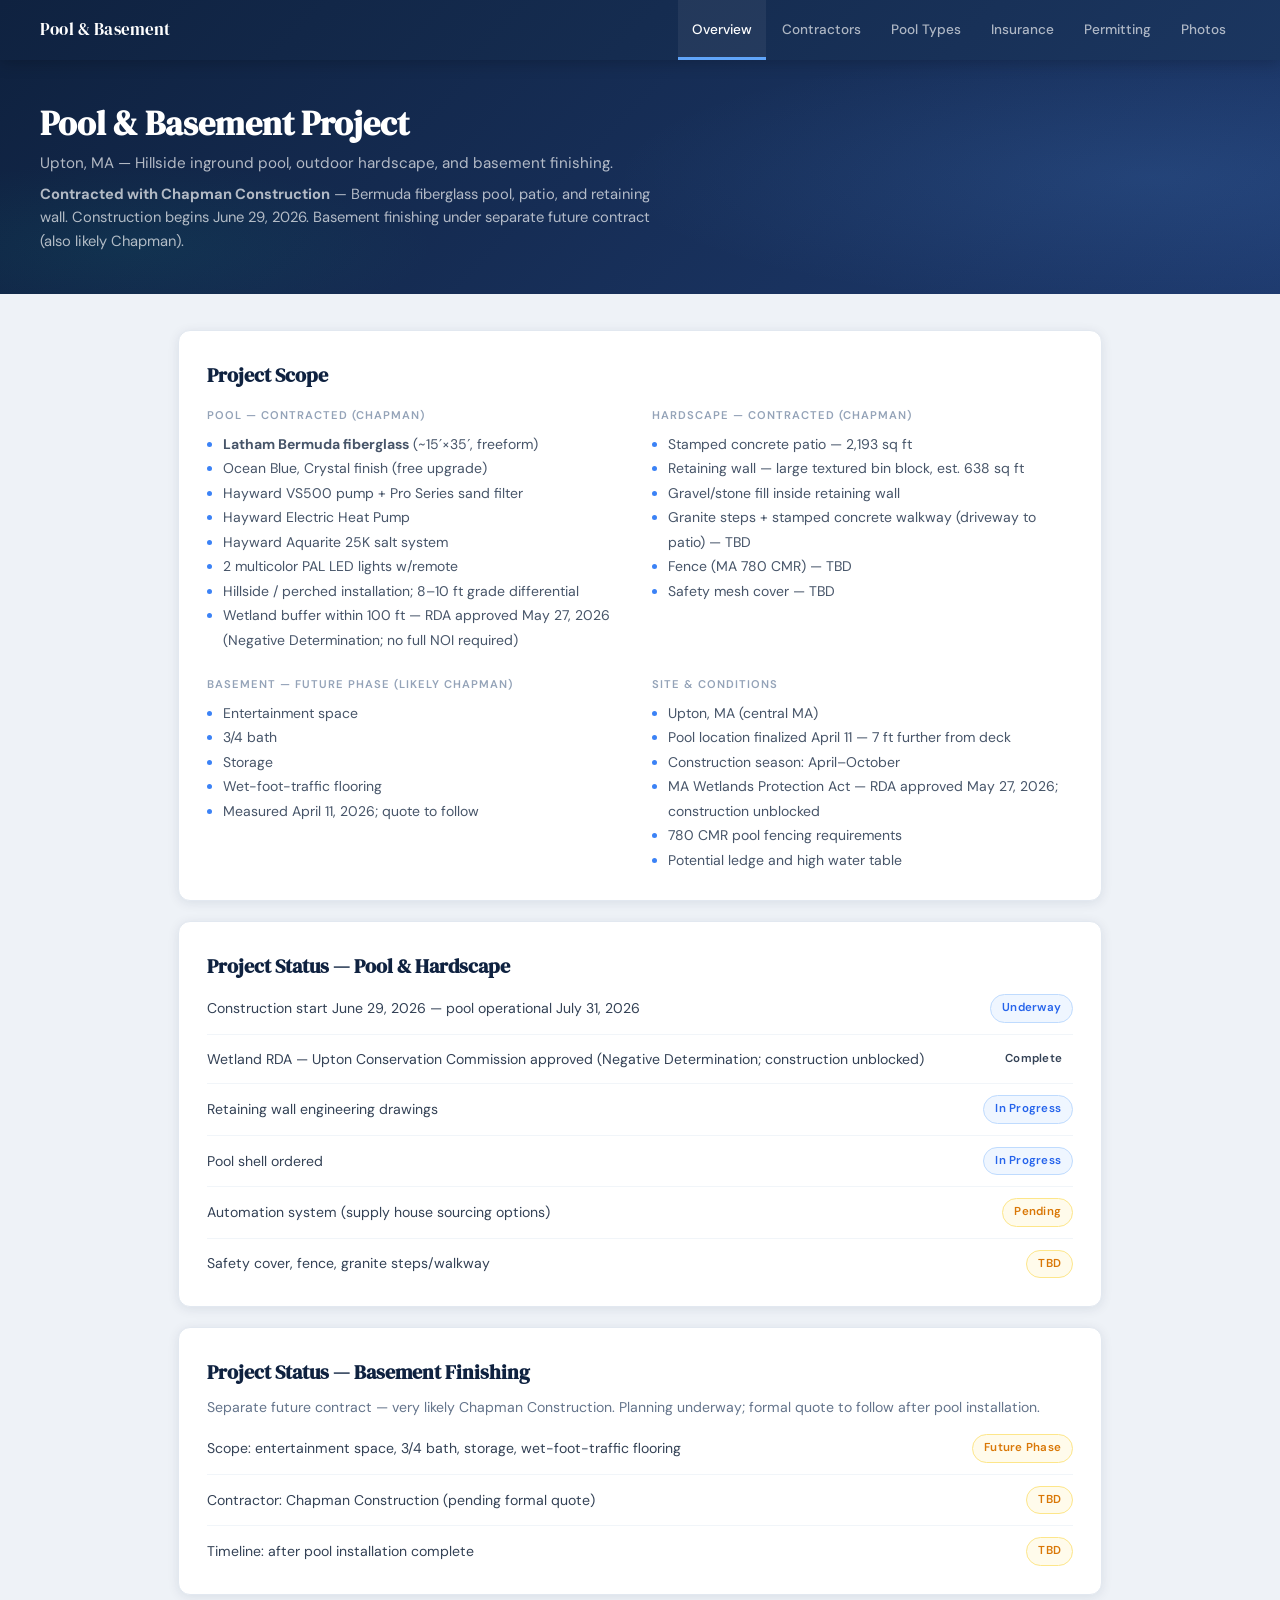
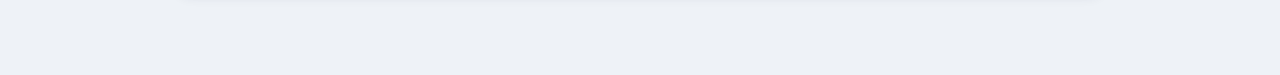
<file: index.html>
<!DOCTYPE html>
<html lang="en">
<head>
  <meta charset="UTF-8">
  <meta name="viewport" content="width=device-width, initial-scale=1.0">
  <title>Pool &amp; Basement Project</title>
  <link rel="stylesheet" href="style.css">
</head>
<body>
<nav>
  <a class="brand" href="index.html">Pool &amp; Basement</a>
  <div class="nav-links">
    <a href="index.html" class="nav-link active">Overview</a>
    <a href="contractors.html" class="nav-link">Contractors</a>
    <a href="pool-comparison.html" class="nav-link">Pool Types</a>
    <a href="insurance.html" class="nav-link">Insurance</a>
    <a href="permitting.html" class="nav-link">Permitting</a>
    <a href="photos.html" class="nav-link">Photos</a>
  </div>
  <button class="nav-toggle" id="navToggle" aria-label="Toggle navigation">
    <span></span><span></span><span></span>
  </button>
</nav>
<div class="nav-drawer" id="navDrawer">
  <a href="index.html" class="active">Overview</a>
  <a href="contractors.html">Contractors</a>
  <a href="pool-comparison.html">Pool Types</a>
  <a href="insurance.html">Insurance</a>
  <a href="permitting.html">Permitting</a>
  <a href="photos.html">Photos</a>
</div>
<script>
  const t=document.getElementById('navToggle'),d=document.getElementById('navDrawer');
  t.addEventListener('click',()=>{t.classList.toggle('open');d.classList.toggle('open');});
  document.addEventListener('click',e=>{if(!t.contains(e.target)&&!d.contains(e.target)){t.classList.remove('open');d.classList.remove('open');}});
</script>

<div class="page-hero">
  <h1>Pool &amp; Basement Project</h1>
  <p>Upton, MA &mdash; Hillside inground pool, outdoor hardscape, and basement finishing.</p>
  <p style="margin-top:8px; font-size:0.92rem;"><strong>Contracted with Chapman Construction</strong> &mdash; Bermuda fiberglass pool, patio, and retaining wall. Construction begins June 29, 2026. Basement finishing under separate future contract (also likely Chapman).</p>
</div>

<div class="page">
  <div class="card">
    <h2>Project Scope</h2>
    <div class="card-grid">
      <div>
        <div class="label">Pool &mdash; Contracted (Chapman)</div>
        <ul>
          <li><strong>Latham Bermuda fiberglass</strong> (~15&prime;&times;35&prime;, freeform)</li>
          <li>Ocean Blue, Crystal finish (free upgrade)</li>
          <li>Hayward VS500 pump + Pro Series sand filter</li>
          <li>Hayward Electric Heat Pump</li>
          <li>Hayward Aquarite 25K salt system</li>
          <li>2 multicolor PAL LED lights w/remote</li>
          <li>Hillside / perched installation; 8&ndash;10 ft grade differential</li>
          <li>Wetland buffer within 100 ft &mdash; RDA approved May 27, 2026 (Negative Determination; no full NOI required)</li>
        </ul>
      </div>
      <div>
        <div class="label">Hardscape &mdash; Contracted (Chapman)</div>
        <ul>
          <li>Stamped concrete patio &mdash; 2,193 sq ft</li>
          <li>Retaining wall &mdash; large textured bin block, est. 638 sq ft</li>
          <li>Gravel/stone fill inside retaining wall</li>
          <li>Granite steps + stamped concrete walkway (driveway to patio) &mdash; TBD</li>
          <li>Fence (MA 780 CMR) &mdash; TBD</li>
          <li>Safety mesh cover &mdash; TBD</li>
        </ul>
      </div>
      <div>
        <div class="label">Basement &mdash; Future Phase (likely Chapman)</div>
        <ul>
          <li>Entertainment space</li>
          <li>3/4 bath</li>
          <li>Storage</li>
          <li>Wet-foot-traffic flooring</li>
          <li>Measured April 11, 2026; quote to follow</li>
        </ul>
      </div>
      <div>
        <div class="label">Site &amp; Conditions</div>
        <ul>
          <li>Upton, MA (central MA)</li>
          <li>Pool location finalized April 11 &mdash; 7 ft further from deck</li>
          <li>Construction season: April&ndash;October</li>
          <li>MA Wetlands Protection Act &mdash; RDA approved May 27, 2026; construction unblocked</li>
          <li>780 CMR pool fencing requirements</li>
          <li>Potential ledge and high water table</li>
        </ul>
      </div>
    </div>
  </div>

  <div class="card">
    <h2>Project Status &mdash; Pool &amp; Hardscape</h2>
    <div style="margin-top:8px;">
      <div class="status-row"><span>Construction start June 29, 2026 &mdash; pool operational July 31, 2026</span><span class="badge active">Underway</span></div>
      <div class="status-row"><span>Wetland RDA &mdash; Upton Conservation Commission approved (Negative Determination; construction unblocked)</span><span class="badge ok">Complete</span></div>
      <div class="status-row"><span>Retaining wall engineering drawings</span><span class="badge active">In Progress</span></div>
      <div class="status-row"><span>Pool shell ordered</span><span class="badge active">In Progress</span></div>
      <div class="status-row"><span>Automation system (supply house sourcing options)</span><span class="badge pending">Pending</span></div>
      <div class="status-row"><span>Safety cover, fence, granite steps/walkway</span><span class="badge pending">TBD</span></div>
    </div>
  </div>

  <div class="card">
    <h2>Project Status &mdash; Basement Finishing</h2>
    <p style="font-size:0.88rem; color:var(--gray-500); margin:8px 0 12px;">Separate future contract &mdash; very likely Chapman Construction. Planning underway; formal quote to follow after pool installation.</p>
    <div style="margin-top:4px;">
      <div class="status-row"><span>Scope: entertainment space, 3/4 bath, storage, wet-foot-traffic flooring</span><span class="badge pending">Future Phase</span></div>
      <div class="status-row"><span>Contractor: Chapman Construction (pending formal quote)</span><span class="badge pending">TBD</span></div>
      <div class="status-row"><span>Timeline: after pool installation complete</span><span class="badge pending">TBD</span></div>
    </div>
  </div>

</div>
</body>
</html>
</file>
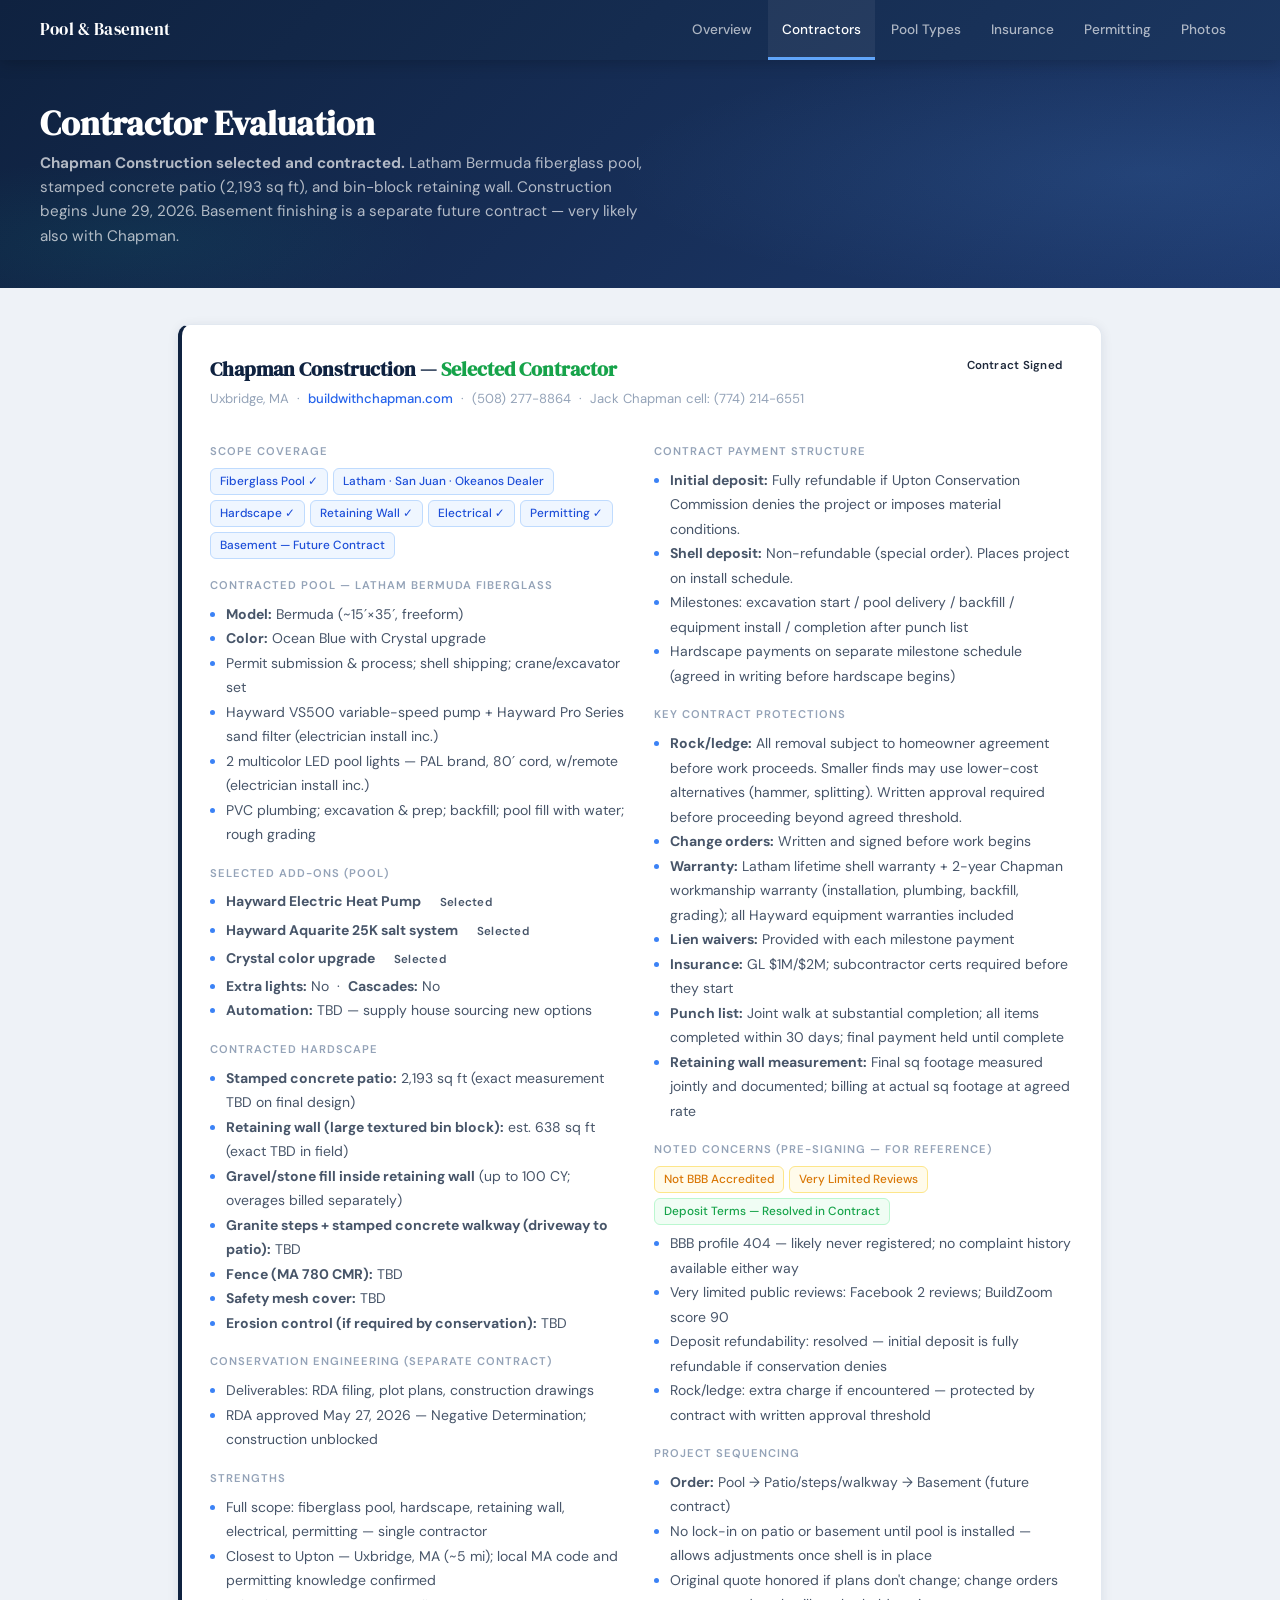
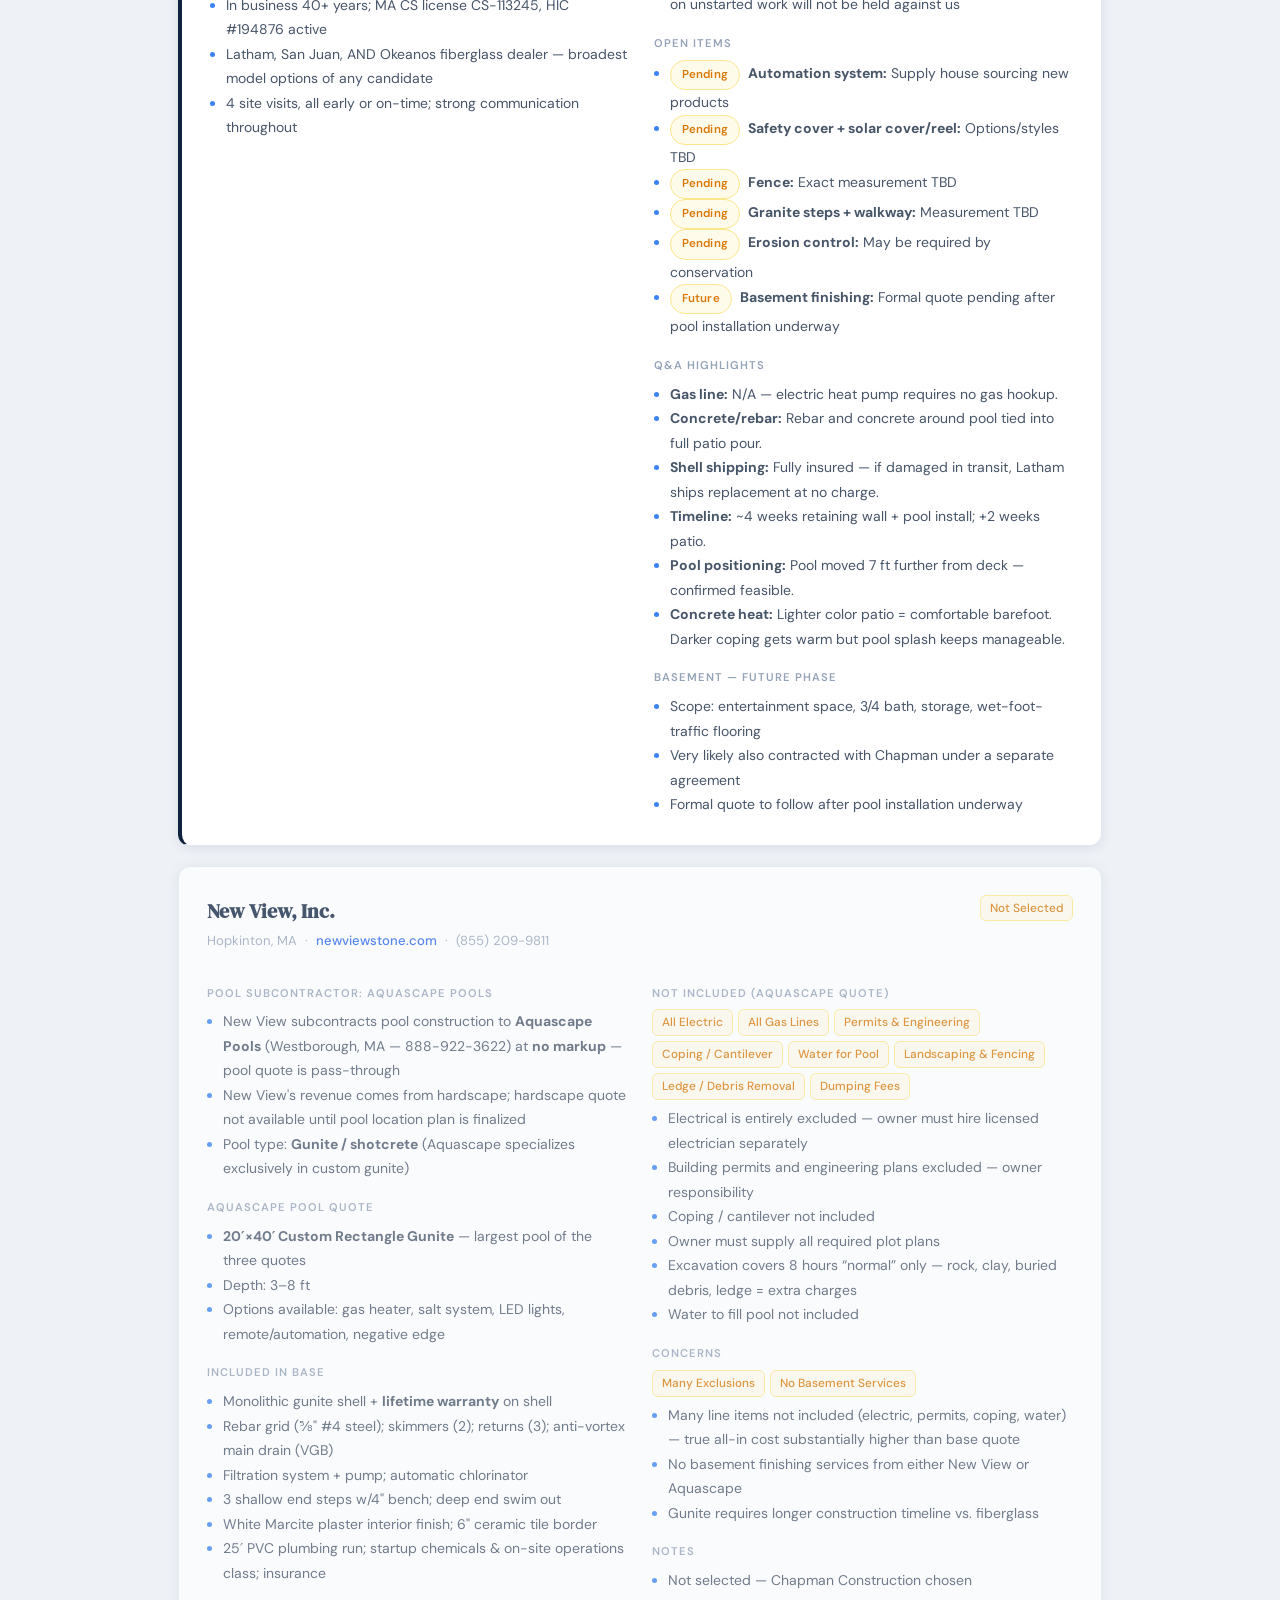
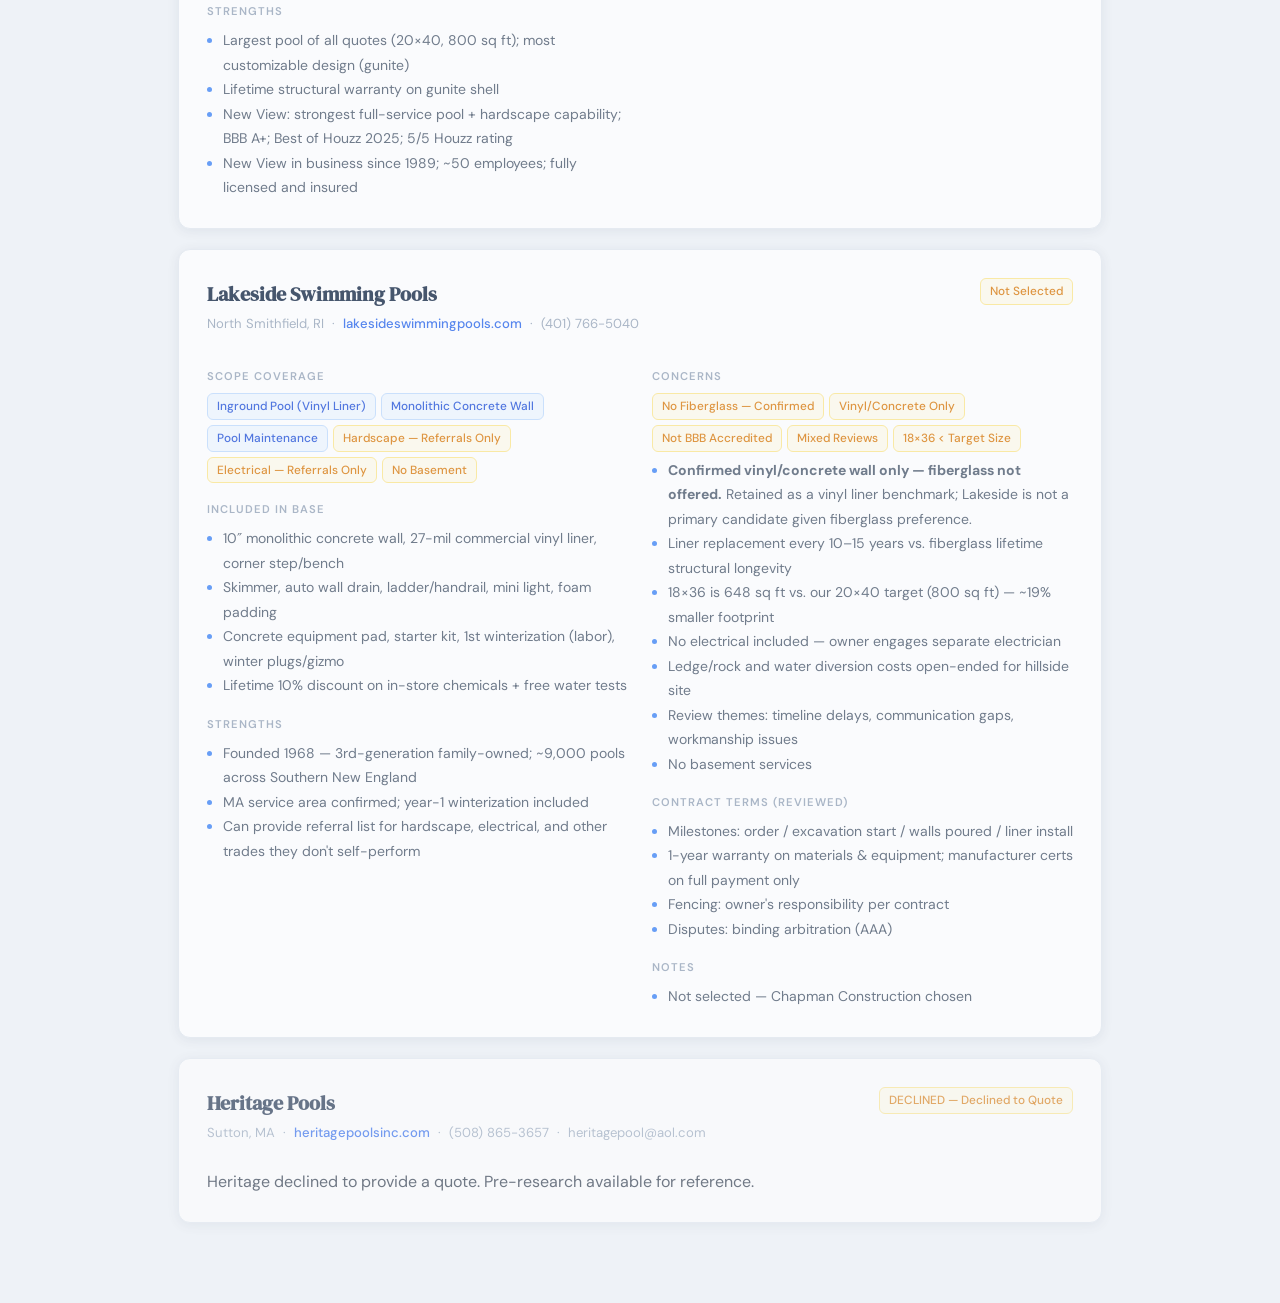
<file: contractors.html>
<!DOCTYPE html>
<html lang="en">
<head>
  <meta charset="UTF-8">
  <meta name="viewport" content="width=device-width, initial-scale=1.0">
  <title>Contractors — Pool &amp; Basement Project</title>
  <link rel="stylesheet" href="style.css">
</head>
<body>
<nav>
  <a class="brand" href="index.html">Pool &amp; Basement</a>
  <div class="nav-links">
    <a href="index.html" class="nav-link">Overview</a>
    <a href="contractors.html" class="nav-link active">Contractors</a>
    <a href="pool-comparison.html" class="nav-link">Pool Types</a>
    <a href="insurance.html" class="nav-link">Insurance</a>
    <a href="permitting.html" class="nav-link">Permitting</a>
    <a href="photos.html" class="nav-link">Photos</a>
  </div>
  <button class="nav-toggle" id="navToggle" aria-label="Toggle navigation">
    <span></span><span></span><span></span>
  </button>
</nav>
<div class="nav-drawer" id="navDrawer">
  <a href="index.html">Overview</a>
  <a href="contractors.html" class="active">Contractors</a>
  <a href="pool-comparison.html">Pool Types</a>
  <a href="insurance.html">Insurance</a>
  <a href="permitting.html">Permitting</a>
  <a href="photos.html">Photos</a>
</div>
<script>
  const t=document.getElementById('navToggle'),d=document.getElementById('navDrawer');
  t.addEventListener('click',()=>{t.classList.toggle('open');d.classList.toggle('open');});
  document.addEventListener('click',e=>{if(!t.contains(e.target)&&!d.contains(e.target)){t.classList.remove('open');d.classList.remove('open');}});
</script>

<div class="page-hero">
  <h1>Contractor Evaluation</h1>
  <p><strong>Chapman Construction selected and contracted.</strong> Latham Bermuda fiberglass pool, stamped concrete patio (2,193 sq ft), and bin-block retaining wall. Construction begins June 29, 2026. Basement finishing is a separate future contract &mdash; very likely also with Chapman.</p>
</div>

<div class="page">

  <div class="card" style="border-left: 4px solid var(--navy);">
    <div class="contractor-header">
      <div>
        <h2>Chapman Construction &mdash; <span style="color:var(--green);">Selected Contractor</span></h2>
        <div class="meta">Uxbridge, MA &nbsp;&middot;&nbsp; <a href="https://www.buildwithchapman.com" target="_blank">buildwithchapman.com</a> &nbsp;&middot;&nbsp; (508) 277-8864 &nbsp;&middot;&nbsp; Jack Chapman cell: (774) 214-6551</div>
      </div>
      <span class="badge ok">Contract Signed</span>
    </div>
    <div class="card-grid">
      <div>
        <div class="label">Scope Coverage</div>
        <div class="tags">
          <span class="tag">Fiberglass Pool ✓</span>
          <span class="tag">Latham &middot; San Juan &middot; Okeanos Dealer</span>
          <span class="tag">Hardscape ✓</span>
          <span class="tag">Retaining Wall ✓</span>
          <span class="tag">Electrical ✓</span>
          <span class="tag">Permitting ✓</span>
          <span class="tag">Basement &mdash; Future Contract</span>
        </div>

        <div class="label">Contracted Pool &mdash; Latham Bermuda Fiberglass</div>
        <ul>
          <li><strong>Model:</strong> Bermuda (~15&prime;&times;35&prime;, freeform)</li>
          <li><strong>Color:</strong> Ocean Blue with Crystal upgrade</li>
          <li>Permit submission &amp; process; shell shipping; crane/excavator set</li>
          <li>Hayward VS500 variable-speed pump + Hayward Pro Series sand filter (electrician install inc.)</li>
          <li>2 multicolor LED pool lights &mdash; PAL brand, 80&prime; cord, w/remote (electrician install inc.)</li>
          <li>PVC plumbing; excavation &amp; prep; backfill; pool fill with water; rough grading</li>
        </ul>

        <div class="label">Selected Add-Ons (Pool)</div>
        <ul>
          <li><strong>Hayward Electric Heat Pump</strong> &nbsp;<span class="badge ok">Selected</span></li>
          <li><strong>Hayward Aquarite 25K salt system</strong> &nbsp;<span class="badge ok">Selected</span></li>
          <li><strong>Crystal color upgrade</strong> &nbsp;<span class="badge ok">Selected</span></li>
          <li><strong>Extra lights:</strong> No &nbsp;&middot;&nbsp; <strong>Cascades:</strong> No</li>
          <li><strong>Automation:</strong> TBD &mdash; supply house sourcing new options</li>
        </ul>

        <div class="label">Contracted Hardscape</div>
        <ul>
          <li><strong>Stamped concrete patio:</strong> 2,193 sq ft (exact measurement TBD on final design)</li>
          <li><strong>Retaining wall (large textured bin block):</strong> est. 638 sq ft (exact TBD in field)</li>
          <li><strong>Gravel/stone fill inside retaining wall</strong> (up to 100 CY; overages billed separately)</li>
          <li><strong>Granite steps + stamped concrete walkway (driveway to patio):</strong> TBD</li>
          <li><strong>Fence (MA 780 CMR):</strong> TBD</li>
          <li><strong>Safety mesh cover:</strong> TBD</li>
          <li><strong>Erosion control (if required by conservation):</strong> TBD</li>
        </ul>

        <div class="label">Conservation Engineering (Separate Contract)</div>
        <ul>
          <li>Deliverables: RDA filing, plot plans, construction drawings</li>
          <li>RDA approved May 27, 2026 &mdash; Negative Determination; construction unblocked</li>
        </ul>

        <div class="label">Strengths</div>
        <ul>
          <li>Full scope: fiberglass pool, hardscape, retaining wall, electrical, permitting &mdash; single contractor</li>
          <li>Closest to Upton &mdash; Uxbridge, MA (~5 mi); local MA code and permitting knowledge confirmed</li>
          <li>In business 40+ years; MA CS license CS-113245, HIC #194876 active</li>
          <li>Latham, San Juan, AND Okeanos fiberglass dealer &mdash; broadest model options of any candidate</li>
          <li>4 site visits, all early or on-time; strong communication throughout</li>
        </ul>
      </div>
      <div>
        <div class="label">Contract Payment Structure</div>
        <ul>
          <li><strong>Initial deposit:</strong> Fully refundable if Upton Conservation Commission denies the project or imposes material conditions.</li>
          <li><strong>Shell deposit:</strong> Non-refundable (special order). Places project on install schedule.</li>
          <li>Milestones: excavation start / pool delivery / backfill / equipment install / completion after punch list</li>
          <li>Hardscape payments on separate milestone schedule (agreed in writing before hardscape begins)</li>
        </ul>

        <div class="label">Key Contract Protections</div>
        <ul>
          <li><strong>Rock/ledge:</strong> All removal subject to homeowner agreement before work proceeds. Smaller finds may use lower-cost alternatives (hammer, splitting). Written approval required before proceeding beyond agreed threshold.</li>
          <li><strong>Change orders:</strong> Written and signed before work begins</li>
          <li><strong>Warranty:</strong> Latham lifetime shell warranty + 2-year Chapman workmanship warranty (installation, plumbing, backfill, grading); all Hayward equipment warranties included</li>
          <li><strong>Lien waivers:</strong> Provided with each milestone payment</li>
          <li><strong>Insurance:</strong> GL $1M/$2M; subcontractor certs required before they start</li>
          <li><strong>Punch list:</strong> Joint walk at substantial completion; all items completed within 30 days; final payment held until complete</li>
          <li><strong>Retaining wall measurement:</strong> Final sq footage measured jointly and documented; billing at actual sq footage at agreed rate</li>
        </ul>

        <div class="label">Noted Concerns (Pre-Signing &mdash; For Reference)</div>
        <div class="tags">
          <span class="tag warn">Not BBB Accredited</span>
          <span class="tag warn">Very Limited Reviews</span>
          <span class="tag ok">Deposit Terms &mdash; Resolved in Contract</span>
        </div>
        <ul>
          <li>BBB profile 404 &mdash; likely never registered; no complaint history available either way</li>
          <li>Very limited public reviews: Facebook 2 reviews; BuildZoom score 90</li>
          <li>Deposit refundability: resolved &mdash; initial deposit is fully refundable if conservation denies</li>
          <li>Rock/ledge: extra charge if encountered &mdash; protected by contract with written approval threshold</li>
        </ul>

        <div class="label">Project Sequencing</div>
        <ul>
          <li><strong>Order:</strong> Pool &rarr; Patio/steps/walkway &rarr; Basement (future contract)</li>
          <li>No lock-in on patio or basement until pool is installed &mdash; allows adjustments once shell is in place</li>
          <li>Original quote honored if plans don&apos;t change; change orders on unstarted work will not be held against us</li>
        </ul>

        <div class="label">Open Items</div>
        <ul>
          <li><span class="badge pending">Pending</span> &nbsp;<strong>Automation system:</strong> Supply house sourcing new products</li>
          <li><span class="badge pending">Pending</span> &nbsp;<strong>Safety cover + solar cover/reel:</strong> Options/styles TBD</li>
          <li><span class="badge pending">Pending</span> &nbsp;<strong>Fence:</strong> Exact measurement TBD</li>
          <li><span class="badge pending">Pending</span> &nbsp;<strong>Granite steps + walkway:</strong> Measurement TBD</li>
          <li><span class="badge pending">Pending</span> &nbsp;<strong>Erosion control:</strong> May be required by conservation</li>
          <li><span class="badge pending">Future</span> &nbsp;<strong>Basement finishing:</strong> Formal quote pending after pool installation underway</li>
        </ul>

        <div class="label">Q&amp;A Highlights</div>
        <ul>
          <li><strong>Gas line:</strong> N/A &mdash; electric heat pump requires no gas hookup.</li>
          <li><strong>Concrete/rebar:</strong> Rebar and concrete around pool tied into full patio pour.</li>
          <li><strong>Shell shipping:</strong> Fully insured &mdash; if damaged in transit, Latham ships replacement at no charge.</li>
          <li><strong>Timeline:</strong> ~4 weeks retaining wall + pool install; +2 weeks patio.</li>
          <li><strong>Pool positioning:</strong> Pool moved 7 ft further from deck &mdash; confirmed feasible.</li>
          <li><strong>Concrete heat:</strong> Lighter color patio = comfortable barefoot. Darker coping gets warm but pool splash keeps manageable.</li>
        </ul>

        <div class="label">Basement &mdash; Future Phase</div>
        <ul>
          <li>Scope: entertainment space, 3/4 bath, storage, wet-foot-traffic flooring</li>
          <li>Very likely also contracted with Chapman under a separate agreement</li>
          <li>Formal quote to follow after pool installation underway</li>
        </ul>
      </div>
    </div>
  </div>


  <div class="card" style="opacity:0.75;">
    <div class="contractor-header">
      <div>
        <h2>New View, Inc.</h2>
        <div class="meta">Hopkinton, MA &nbsp;&middot;&nbsp; <a href="https://www.newviewstone.com" target="_blank">newviewstone.com</a> &nbsp;&middot;&nbsp; (855) 209-9811</div>
      </div>
      <span class="tag warn">Not Selected</span>
    </div>
    <div class="card-grid">
      <div>
        <div class="label">Pool Subcontractor: Aquascape Pools</div>
        <ul>
          <li>New View subcontracts pool construction to <strong>Aquascape Pools</strong> (Westborough, MA &mdash; 888-922-3622) at <strong>no markup</strong> &mdash; pool quote is pass-through</li>
          <li>New View&apos;s revenue comes from hardscape; hardscape quote not available until pool location plan is finalized</li>
          <li>Pool type: <strong>Gunite / shotcrete</strong> (Aquascape specializes exclusively in custom gunite)</li>
        </ul>
        <div class="label">Aquascape Pool Quote</div>
        <ul>
          <li><strong>20&prime;&times;40&prime; Custom Rectangle Gunite</strong> &mdash; largest pool of the three quotes</li>
          <li>Depth: 3&ndash;8 ft</li>
          <li>Options available: gas heater, salt system, LED lights, remote/automation, negative edge</li>
        </ul>
        <div class="label">Included in Base</div>
        <ul>
          <li>Monolithic gunite shell + <strong>lifetime warranty</strong> on shell</li>
          <li>Rebar grid (⅝" #4 steel); skimmers (2); returns (3); anti-vortex main drain (VGB)</li>
          <li>Filtration system + pump; automatic chlorinator</li>
          <li>3 shallow end steps w/4" bench; deep end swim out</li>
          <li>White Marcite plaster interior finish; 6" ceramic tile border</li>
          <li>25&prime; PVC plumbing run; startup chemicals &amp; on-site operations class; insurance</li>
        </ul>
        <div class="label">Strengths</div>
        <ul>
          <li>Largest pool of all quotes (20&times;40, 800 sq ft); most customizable design (gunite)</li>
          <li>Lifetime structural warranty on gunite shell</li>
          <li>New View: strongest full-service pool + hardscape capability; BBB A+; Best of Houzz 2025; 5/5 Houzz rating</li>
          <li>New View in business since 1989; ~50 employees; fully licensed and insured</li>
        </ul>
      </div>
      <div>
        <div class="label">NOT Included (Aquascape quote)</div>
        <div class="tags">
          <span class="tag warn">All Electric</span>
          <span class="tag warn">All Gas Lines</span>
          <span class="tag warn">Permits &amp; Engineering</span>
          <span class="tag warn">Coping / Cantilever</span>
          <span class="tag warn">Water for Pool</span>
          <span class="tag warn">Landscaping &amp; Fencing</span>
          <span class="tag warn">Ledge / Debris Removal</span>
          <span class="tag warn">Dumping Fees</span>
        </div>
        <ul>
          <li>Electrical is entirely excluded &mdash; owner must hire licensed electrician separately</li>
          <li>Building permits and engineering plans excluded &mdash; owner responsibility</li>
          <li>Coping / cantilever not included</li>
          <li>Owner must supply all required plot plans</li>
          <li>Excavation covers 8 hours &ldquo;normal&rdquo; only &mdash; rock, clay, buried debris, ledge = extra charges</li>
          <li>Water to fill pool not included</li>
        </ul>
        <div class="label">Concerns</div>
        <div class="tags">
          <span class="tag warn">Many Exclusions</span>
          <span class="tag warn">No Basement Services</span>
        </div>
        <ul>
          <li>Many line items not included (electric, permits, coping, water) &mdash; true all-in cost substantially higher than base quote</li>
          <li>No basement finishing services from either New View or Aquascape</li>
          <li>Gunite requires longer construction timeline vs. fiberglass</li>
        </ul>
        <div class="label">Notes</div>
        <ul>
          <li>Not selected &mdash; Chapman Construction chosen</li>
        </ul>
      </div>
    </div>
  </div>

  <div class="card" style="opacity:0.75;">
    <div class="contractor-header">
      <div>
        <h2>Lakeside Swimming Pools</h2>
        <div class="meta">North Smithfield, RI &nbsp;&middot;&nbsp; <a href="https://www.lakesideswimmingpools.com" target="_blank">lakesideswimmingpools.com</a> &nbsp;&middot;&nbsp; (401) 766-5040</div>
      </div>
      <span class="tag warn">Not Selected</span>
    </div>
    <div class="card-grid">
      <div>
        <div class="label">Scope Coverage</div>
        <div class="tags">
          <span class="tag">Inground Pool (Vinyl Liner)</span>
          <span class="tag">Monolithic Concrete Wall</span>
          <span class="tag">Pool Maintenance</span>
          <span class="tag warn">Hardscape — Referrals Only</span>
          <span class="tag warn">Electrical — Referrals Only</span>
          <span class="tag warn">No Basement</span>
        </div>
        <div class="label">Included in Base</div>
        <ul>
          <li>10&Prime; monolithic concrete wall, 27-mil commercial vinyl liner, corner step/bench</li>
          <li>Skimmer, auto wall drain, ladder/handrail, mini light, foam padding</li>
          <li>Concrete equipment pad, starter kit, 1st winterization (labor), winter plugs/gizmo</li>
          <li>Lifetime 10% discount on in-store chemicals + free water tests</li>
        </ul>
        <div class="label">Strengths</div>
        <ul>
          <li>Founded 1968 &mdash; 3rd-generation family-owned; ~9,000 pools across Southern New England</li>
          <li>MA service area confirmed; year-1 winterization included</li>
          <li>Can provide referral list for hardscape, electrical, and other trades they don&apos;t self-perform</li>
        </ul>
      </div>
      <div>
        <div class="label">Concerns</div>
        <div class="tags">
          <span class="tag warn">No Fiberglass — Confirmed</span>
          <span class="tag warn">Vinyl/Concrete Only</span>
          <span class="tag warn">Not BBB Accredited</span>
          <span class="tag warn">Mixed Reviews</span>
          <span class="tag warn">18&times;36 &lt; Target Size</span>
        </div>
        <ul>
          <li><strong>Confirmed vinyl/concrete wall only &mdash; fiberglass not offered.</strong> Retained as a vinyl liner benchmark; Lakeside is not a primary candidate given fiberglass preference.</li>
          <li>Liner replacement every 10&ndash;15 years vs. fiberglass lifetime structural longevity</li>
          <li>18&times;36 is 648 sq ft vs. our 20&times;40 target (800 sq ft) &mdash; ~19% smaller footprint</li>
          <li>No electrical included &mdash; owner engages separate electrician</li>
          <li>Ledge/rock and water diversion costs open-ended for hillside site</li>
          <li>Review themes: timeline delays, communication gaps, workmanship issues</li>
          <li>No basement services</li>
        </ul>
        <div class="label">Contract Terms (Reviewed)</div>
        <ul>
          <li>Milestones: order / excavation start / walls poured / liner install</li>
          <li>1-year warranty on materials &amp; equipment; manufacturer certs on full payment only</li>
          <li>Fencing: owner&apos;s responsibility per contract</li>
          <li>Disputes: binding arbitration (AAA)</li>
        </ul>
        <div class="label">Notes</div>
        <ul>
          <li>Not selected &mdash; Chapman Construction chosen</li>
        </ul>
      </div>
    </div>
  </div>

  <div class="card" style="opacity:0.6;">
    <div class="contractor-header">
      <div>
        <h2>Heritage Pools</h2>
        <div class="meta">Sutton, MA &nbsp;&middot;&nbsp; <a href="https://www.heritagepoolsinc.com" target="_blank">heritagepoolsinc.com</a> &nbsp;&middot;&nbsp; (508) 865-3657 &nbsp;&middot;&nbsp; heritagepool@aol.com</div>
      </div>
      <span class="tag warn">DECLINED &mdash; Declined to Quote</span>
    </div>
    <p style="margin:0.5rem 0 0;">Heritage declined to provide a quote. Pre-research available for reference.</p>
  </div></div>
</body>
</html>
</file>
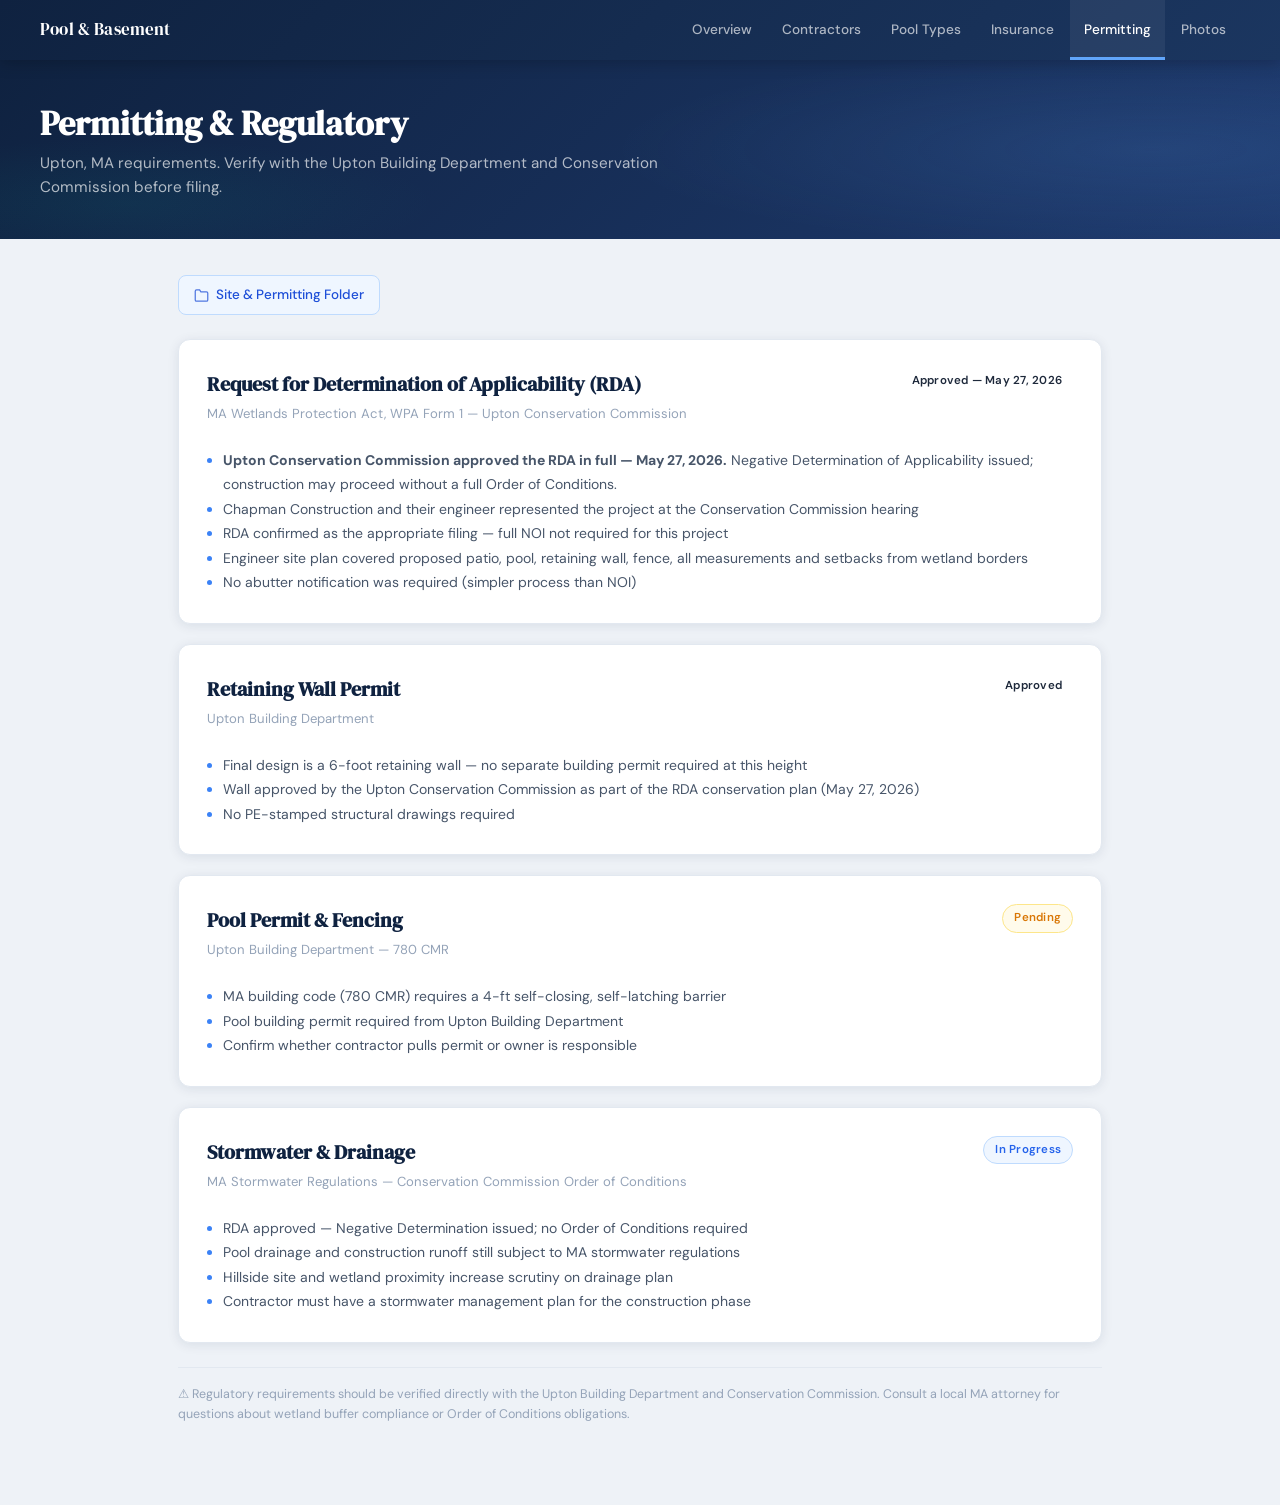
<file: permitting.html>
<!DOCTYPE html>
<html lang="en">
<head>
  <meta charset="UTF-8">
  <meta name="viewport" content="width=device-width, initial-scale=1.0">
  <title>Permitting — Pool &amp; Basement Project</title>
  <link rel="stylesheet" href="style.css">
</head>
<body>
<nav>
  <a class="brand" href="index.html">Pool &amp; Basement</a>
  <div class="nav-links">
    <a href="index.html" class="nav-link">Overview</a>
    <a href="contractors.html" class="nav-link">Contractors</a>
    <a href="pool-comparison.html" class="nav-link">Pool Types</a>
    <a href="insurance.html" class="nav-link">Insurance</a>
    <a href="permitting.html" class="nav-link active">Permitting</a>
    <a href="photos.html" class="nav-link">Photos</a>
  </div>
  <button class="nav-toggle" id="navToggle" aria-label="Toggle navigation">
    <span></span><span></span><span></span>
  </button>
</nav>
<div class="nav-drawer" id="navDrawer">
  <a href="index.html">Overview</a>
  <a href="contractors.html">Contractors</a>
  <a href="pool-comparison.html">Pool Types</a>
  <a href="insurance.html">Insurance</a>
  <a href="permitting.html" class="active">Permitting</a>
  <a href="photos.html">Photos</a>
</div>
<script>
  const t=document.getElementById('navToggle'),d=document.getElementById('navDrawer');
  t.addEventListener('click',()=>{t.classList.toggle('open');d.classList.toggle('open');});
  document.addEventListener('click',e=>{if(!t.contains(e.target)&&!d.contains(e.target)){t.classList.remove('open');d.classList.remove('open');}});
</script>

<div class="page-hero">
  <h1>Permitting &amp; Regulatory</h1>
  <p>Upton, MA requirements. Verify with the Upton Building Department and Conservation Commission before filing.</p>
</div>

<div class="page">
  <div class="action-bar">
    <a class="drive-link" href="https://drive.google.com/drive/folders/1o-U7WCH_w0f4J3xe7LhLAKI4BYmgaAaG" target="_blank">
      <svg width="15" height="15" viewBox="0 0 24 24" fill="none" stroke="currentColor" stroke-width="2"><path d="M22 19a2 2 0 0 1-2 2H4a2 2 0 0 1-2-2V5a2 2 0 0 1 2-2h5l2 3h9a2 2 0 0 1 2 2z"/></svg>Site &amp; Permitting Folder
    </a>
  </div>

  <div class="card">
    <div class="contractor-header">
      <div>
        <h2>Request for Determination of Applicability (RDA)</h2>
        <div class="meta">MA Wetlands Protection Act, WPA Form 1 &mdash; Upton Conservation Commission</div>
      </div>
      <span class="badge ok">Approved &mdash; May 27, 2026</span>
    </div>
    <ul>
      <li><strong>Upton Conservation Commission approved the RDA in full &mdash; May 27, 2026.</strong> Negative Determination of Applicability issued; construction may proceed without a full Order of Conditions.</li>
      <li>Chapman Construction and their engineer represented the project at the Conservation Commission hearing</li>
      <li>RDA confirmed as the appropriate filing &mdash; full NOI not required for this project</li>
      <li>Engineer site plan covered proposed patio, pool, retaining wall, fence, all measurements and setbacks from wetland borders</li>
      <li>No abutter notification was required (simpler process than NOI)</li>
    </ul>
  </div>

  <div class="card">
    <div class="contractor-header">
      <div>
        <h2>Retaining Wall Permit</h2>
        <div class="meta">Upton Building Department</div>
      </div>
      <span class="badge ok">Approved</span>
    </div>
    <ul>
      <li>Final design is a 6-foot retaining wall &mdash; no separate building permit required at this height</li>
      <li>Wall approved by the Upton Conservation Commission as part of the RDA conservation plan (May 27, 2026)</li>
      <li>No PE-stamped structural drawings required</li>
    </ul>
  </div>

  <div class="card">
    <div class="contractor-header">
      <div>
        <h2>Pool Permit &amp; Fencing</h2>
        <div class="meta">Upton Building Department &mdash; 780 CMR</div>
      </div>
      <span class="badge pending">Pending</span>
    </div>
    <ul>
      <li>MA building code (780 CMR) requires a 4-ft self-closing, self-latching barrier</li>
      <li>Pool building permit required from Upton Building Department</li>
      <li>Confirm whether contractor pulls permit or owner is responsible</li>
    </ul>
  </div>

  <div class="card">
    <div class="contractor-header">
      <div>
        <h2>Stormwater &amp; Drainage</h2>
        <div class="meta">MA Stormwater Regulations &mdash; Conservation Commission Order of Conditions</div>
      </div>
      <span class="badge active">In Progress</span>
    </div>
    <ul>
      <li>RDA approved &mdash; Negative Determination issued; no Order of Conditions required</li>
      <li>Pool drainage and construction runoff still subject to MA stormwater regulations</li>
      <li>Hillside site and wetland proximity increase scrutiny on drainage plan</li>
      <li>Contractor must have a stormwater management plan for the construction phase</li>
    </ul>
  </div>

  <div class="footnote">&#9888;&#65039; Regulatory requirements should be verified directly with the Upton Building Department and Conservation Commission. Consult a local MA attorney for questions about wetland buffer compliance or Order of Conditions obligations.</div>
</div>
</body>
</html>
</file>
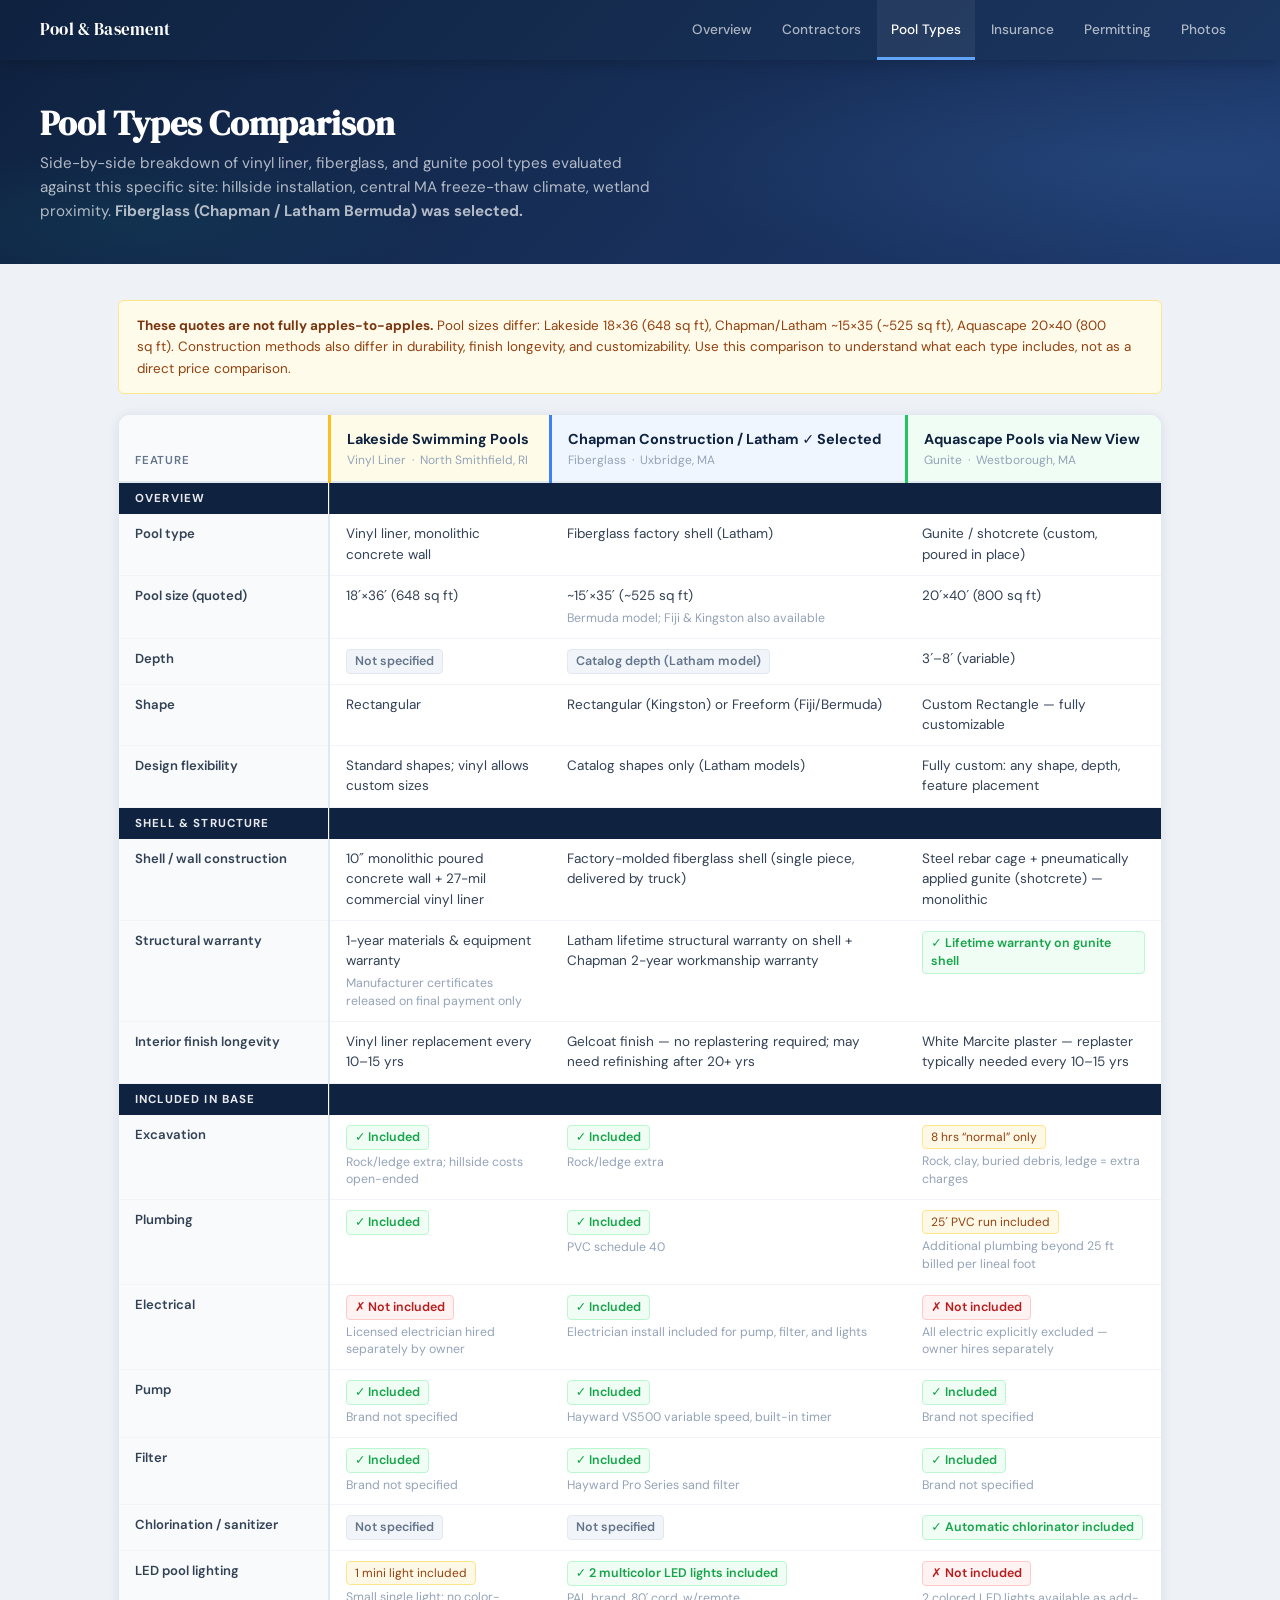
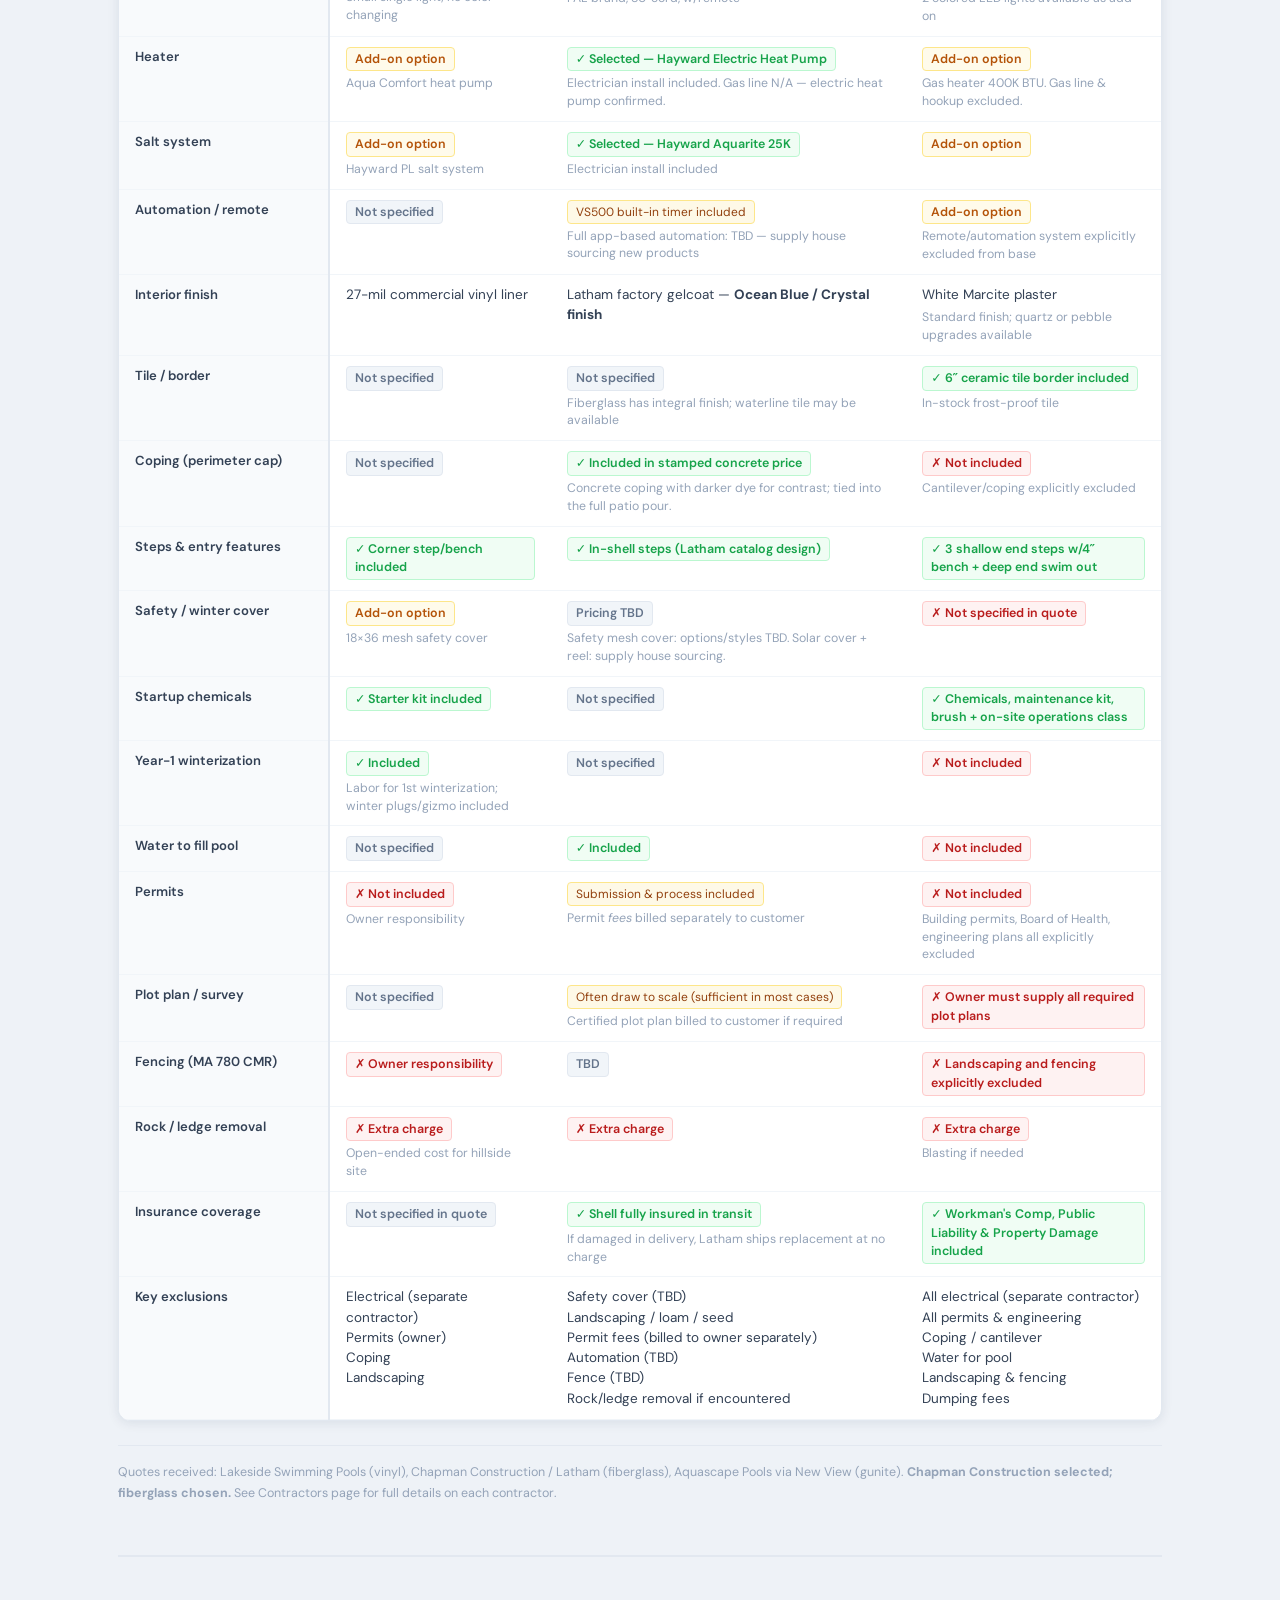
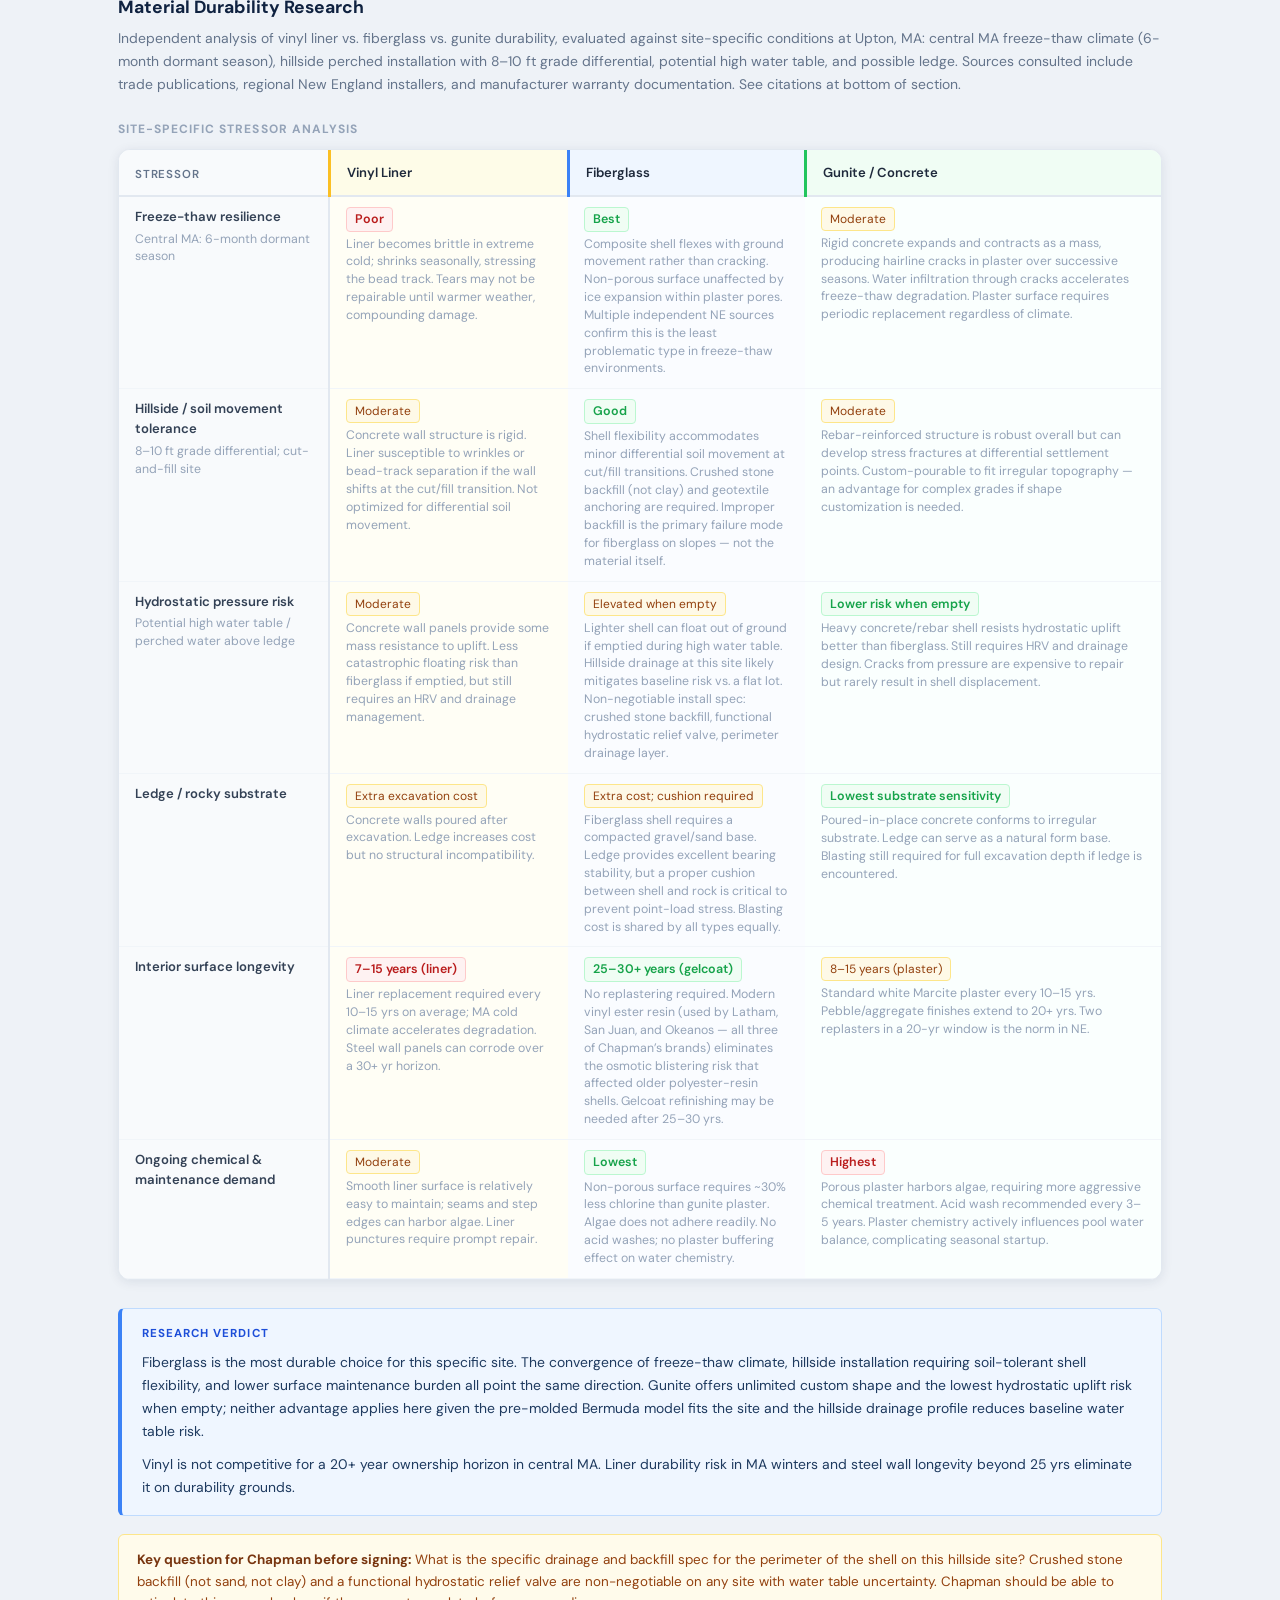
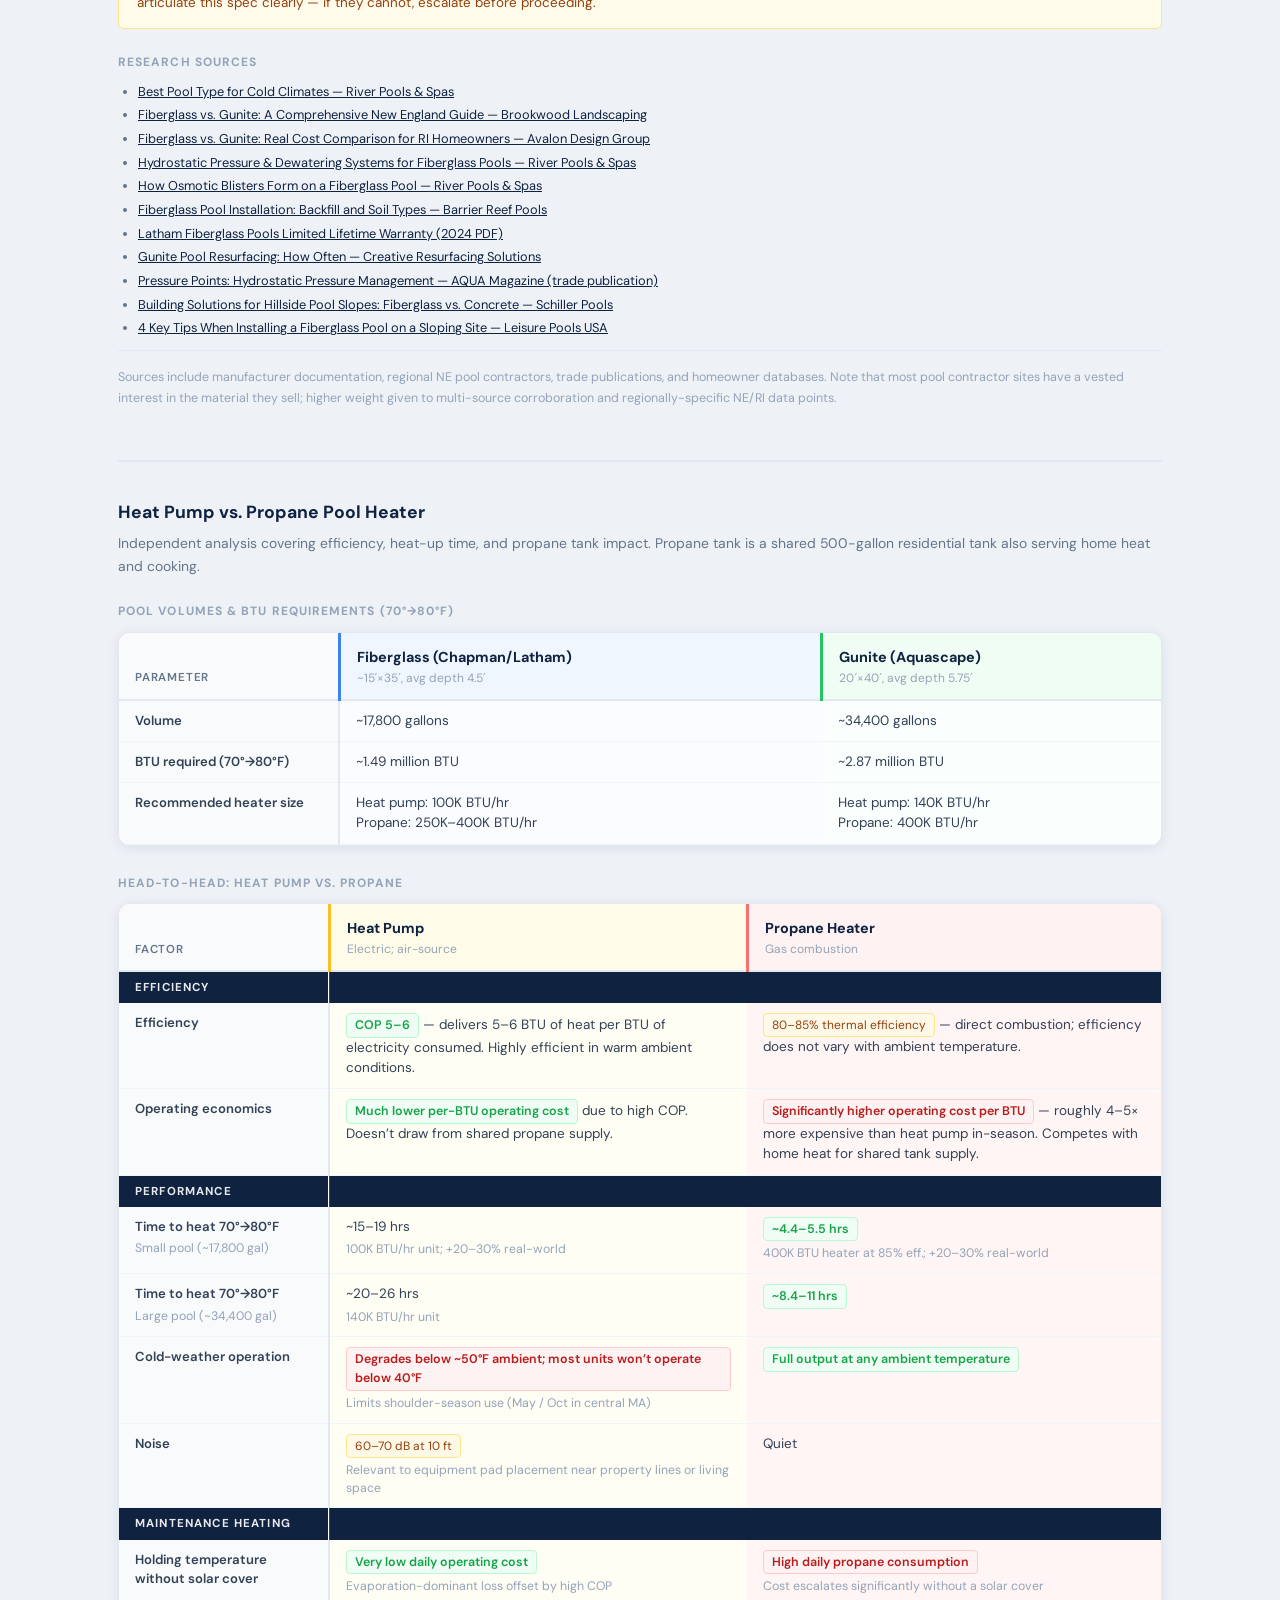
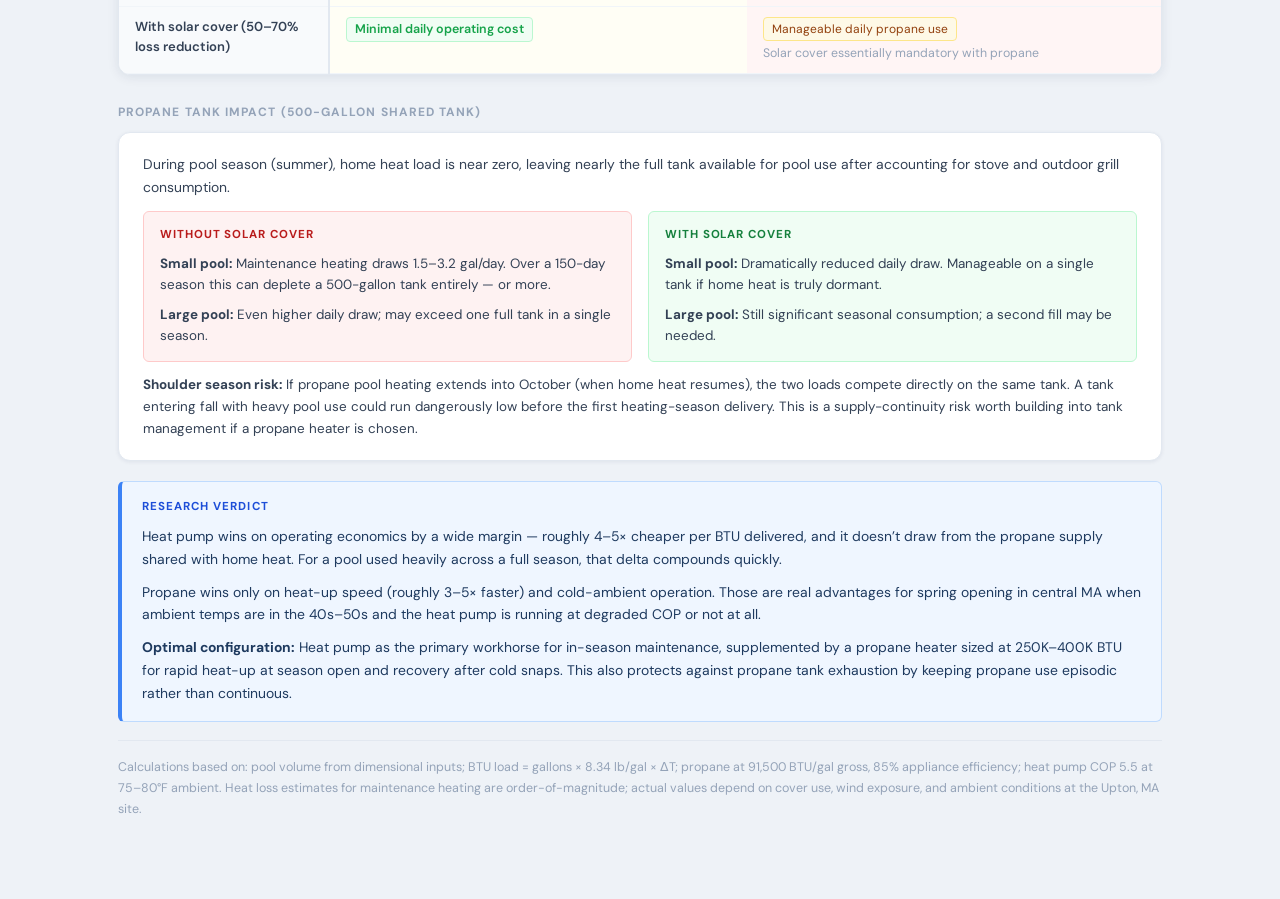
<file: pool-comparison.html>
<!DOCTYPE html>
<html lang="en">
<head>
  <meta charset="UTF-8">
  <meta name="viewport" content="width=device-width, initial-scale=1.0">
  <title>Pool Types — Pool &amp; Basement Project</title>
  <link rel="stylesheet" href="style.css">
  <style>
    /* ── COMPARISON TABLE ── */
    .cmp-wrap {
      overflow-x: auto;
      -webkit-overflow-scrolling: touch;
      border-radius: var(--radius);
      border: 1px solid var(--gray-200);
      box-shadow: var(--shadow);
      background: var(--white);
    }

    .cmp-table {
      border-collapse: collapse;
      width: 100%;
      min-width: 720px;
      font-size: 0.845rem;
    }

    /* Column widths */
    .cmp-table colgroup .col-feature { width: 210px; }
    .cmp-table colgroup .col-vinyl   { width: calc((100% - 210px) / 3); }
    .cmp-table colgroup .col-fg      { width: calc((100% - 210px) / 3); }
    .cmp-table colgroup .col-gunite  { width: calc((100% - 210px) / 3); }

    /* Header */
    .cmp-table thead th {
      padding: 14px 16px 12px;
      text-align: left;
      font-weight: 600;
      font-size: 0.82rem;
      border-bottom: 2px solid var(--gray-200);
      vertical-align: bottom;
      line-height: 1.4;
    }
    .cmp-table thead th.col-feature {
      background: var(--gray-50);
      color: var(--gray-500);
      font-size: 0.72rem;
      text-transform: uppercase;
      letter-spacing: 0.07em;
      position: sticky;
      left: 0;
      z-index: 2;
      border-right: 2px solid var(--gray-200);
    }
    .cmp-table thead th .co-name {
      display: block;
      color: var(--navy);
      font-size: 0.9rem;
      font-weight: 700;
      margin-bottom: 3px;
    }
    .cmp-table thead th .co-sub {
      display: block;
      color: var(--gray-400);
      font-size: 0.75rem;
      font-weight: 400;
      white-space: normal;
    }
    .cmp-table thead th.col-vinyl  { background: #fefce8; border-left: 3px solid #fbbf24; }
    .cmp-table thead th.col-fg     { background: #eff6ff; border-left: 3px solid #3b82f6; }
    .cmp-table thead th.col-gunite { background: #f0fdf4; border-left: 3px solid #22c55e; }

    /* Body cells */
    .cmp-table tbody td {
      padding: 10px 16px;
      border-bottom: 1px solid var(--gray-100);
      vertical-align: top;
      color: var(--gray-700);
      line-height: 1.5;
      word-wrap: break-word;
      overflow-wrap: break-word;
      max-width: 0;
    }
    .cmp-table tbody td.col-feature {
      font-weight: 600;
      font-size: 0.82rem;
      color: var(--gray-700);
      background: var(--gray-50);
      position: sticky;
      left: 0;
      z-index: 1;
      border-right: 2px solid var(--gray-200);
    }
    .cmp-table tbody td.col-vinyl  { background: #fffef5; }
    .cmp-table tbody td.col-fg     { background: #fafcff; }
    .cmp-table tbody td.col-gunite { background: #fafffe; }

    /* Section header rows */
    .cmp-table tr.section-row td {
      background: var(--navy);
      color: rgba(255,255,255,0.9);
      font-size: 0.72rem;
      font-weight: 700;
      text-transform: uppercase;
      letter-spacing: 0.1em;
      padding: 7px 16px;
      border-bottom: none;
    }
    .cmp-table tr.section-row td.col-feature {
      background: var(--navy);
      color: rgba(255,255,255,0.9);
      border-right-color: rgba(255,255,255,0.15);
      z-index: 2;
    }

    /* Pills */
    .inc, .exc, .addon, .tbd, .caveat {
      display: inline-block;
      border-radius: 4px;
      padding: 2px 8px;
      font-size: 0.78rem;
      font-weight: 600;
      white-space: normal;
      word-wrap: break-word;
    }
    .inc    { background: var(--green-lt);  color: var(--green);  border: 1px solid var(--green-border); }
    .exc    { background: #fef2f2;          color: #b91c1c;        border: 1px solid #fecaca; }
    .addon  { background: var(--amber-lt);  color: #b45309;        border: 1px solid var(--amber-border); }
    .tbd    { background: var(--gray-100);  color: var(--gray-500); border: 1px solid var(--gray-200); }
    .caveat { background: #fef9e7;          color: #92400e;        border: 1px solid #fde68a; font-weight:400; font-size:0.75rem; }

    /* Sub-notes inside cells */
    .note {
      display: block;
      font-size: 0.77rem;
      color: var(--gray-400);
      font-weight: 400;
      margin-top: 4px;
      line-height: 1.45;
    }

    .disclaimer {
      background: var(--amber-lt);
      border: 1px solid var(--amber-border);
      border-radius: var(--radius-sm);
      padding: 14px 18px;
      font-size: 0.84rem;
      color: #92400e;
      line-height: 1.6;
      margin-bottom: 20px;
    }
    .disclaimer strong { color: #78350f; }

    @media (max-width: 640px) {
      .callout-grid { grid-template-columns: 1fr; }
    }
  </style>
</head>
<body>
<nav>
  <a class="brand" href="index.html">Pool &amp; Basement</a>
  <div class="nav-links">
    <a href="index.html" class="nav-link">Overview</a>
    <a href="contractors.html" class="nav-link">Contractors</a>
    <a href="pool-comparison.html" class="nav-link active">Pool Types</a>
    <a href="insurance.html" class="nav-link">Insurance</a>
    <a href="permitting.html" class="nav-link">Permitting</a>
    <a href="photos.html" class="nav-link">Photos</a>
  </div>
  <button class="nav-toggle" id="navToggle" aria-label="Toggle navigation">
    <span></span><span></span><span></span>
  </button>
</nav>
<div class="nav-drawer" id="navDrawer">
  <a href="index.html">Overview</a>
  <a href="contractors.html">Contractors</a>
  <a href="pool-comparison.html" class="active">Pool Types</a>
  <a href="insurance.html">Insurance</a>
  <a href="permitting.html">Permitting</a>
  <a href="photos.html">Photos</a>
</div>
<script>
  const t=document.getElementById('navToggle'),d=document.getElementById('navDrawer');
  t.addEventListener('click',()=>{t.classList.toggle('open');d.classList.toggle('open');});
  document.addEventListener('click',e=>{if(!t.contains(e.target)&&!d.contains(e.target)){t.classList.remove('open');d.classList.remove('open');}});
</script>

<div class="page-hero">
  <h1>Pool Types Comparison</h1>
  <p>Side-by-side breakdown of vinyl liner, fiberglass, and gunite pool types evaluated against this specific site: hillside installation, central MA freeze-thaw climate, wetland proximity. <strong>Fiberglass (Chapman / Latham Bermuda) was selected.</strong></p>
</div>

<div class="page" style="max-width:1100px;">

  <div class="disclaimer">
    <strong>These quotes are not fully apples-to-apples.</strong> Pool sizes differ: Lakeside 18&times;36 (648 sq&nbsp;ft), Chapman/Latham ~15&times;35 (~525 sq&nbsp;ft), Aquascape 20&times;40 (800 sq&nbsp;ft). Construction methods also differ in durability, finish longevity, and customizability. Use this comparison to understand what each type includes, not as a direct price comparison.
  </div>

  <div class="cmp-wrap">
    <table class="cmp-table">
      <colgroup>
        <col class="col-feature">
        <col class="col-vinyl">
        <col class="col-fg">
        <col class="col-gunite">
      </colgroup>
      <thead>
        <tr>
          <th class="col-feature">Feature</th>
          <th class="col-vinyl">
            <span class="co-name">Lakeside Swimming Pools</span>
            <span class="co-sub">Vinyl Liner &nbsp;&middot;&nbsp; North Smithfield, RI</span>
          </th>
          <th class="col-fg">
            <span class="co-name">Chapman Construction / Latham ✓ Selected</span>
            <span class="co-sub">Fiberglass &nbsp;&middot;&nbsp; Uxbridge, MA</span>
          </th>
          <th class="col-gunite">
            <span class="co-name">Aquascape Pools via New View</span>
            <span class="co-sub">Gunite &nbsp;&middot;&nbsp; Westborough, MA</span>
          </th>
        </tr>
      </thead>
      <tbody>

        <!-- OVERVIEW -->
        <tr class="section-row">
          <td class="col-feature">Overview</td>
          <td colspan="3"></td>
        </tr>
        <tr>
          <td class="col-feature">Pool type</td>
          <td>Vinyl liner, monolithic concrete wall</td>
          <td>Fiberglass factory shell (Latham)</td>
          <td>Gunite / shotcrete (custom, poured in place)</td>
        </tr>
        <tr>
          <td class="col-feature">Pool size (quoted)</td>
          <td>18&prime;&times;36&prime; (648 sq ft)</td>
          <td>~15&prime;&times;35&prime; (~525 sq ft)
            <span class="note">Bermuda model; Fiji &amp; Kingston also available</span>
          </td>
          <td>20&prime;&times;40&prime; (800 sq ft)</td>
        </tr>
        <tr>
          <td class="col-feature">Depth</td>
          <td><span class="tbd">Not specified</span></td>
          <td><span class="tbd">Catalog depth (Latham model)</span></td>
          <td>3&prime;&ndash;8&prime; (variable)</td>
        </tr>
        <tr>
          <td class="col-feature">Shape</td>
          <td>Rectangular</td>
          <td>Rectangular (Kingston) or Freeform (Fiji/Bermuda)</td>
          <td>Custom Rectangle &mdash; fully customizable</td>
        </tr>
        <tr>
          <td class="col-feature">Design flexibility</td>
          <td>Standard shapes; vinyl allows custom sizes</td>
          <td>Catalog shapes only (Latham models)</td>
          <td>Fully custom: any shape, depth, feature placement</td>
        </tr>

        <!-- STRUCTURE -->
        <tr class="section-row">
          <td class="col-feature">Shell &amp; Structure</td>
          <td colspan="3"></td>
        </tr>
        <tr>
          <td class="col-feature">Shell / wall construction</td>
          <td>10&Prime; monolithic poured concrete wall + 27-mil commercial vinyl liner</td>
          <td>Factory-molded fiberglass shell (single piece, delivered by truck)</td>
          <td>Steel rebar cage + pneumatically applied gunite (shotcrete) &mdash; monolithic</td>
        </tr>
        <tr>
          <td class="col-feature">Structural warranty</td>
          <td>1-year materials &amp; equipment warranty
            <span class="note">Manufacturer certificates released on final payment only</span>
          </td>
          <td>Latham lifetime structural warranty on shell + Chapman 2-year workmanship warranty</td>
          <td><span class="inc">✓ Lifetime warranty on gunite shell</span></td>
        </tr>
        <tr>
          <td class="col-feature">Interior finish longevity</td>
          <td>Vinyl liner replacement every 10&ndash;15 yrs</td>
          <td>Gelcoat finish &mdash; no replastering required; may need refinishing after 20+ yrs</td>
          <td>White Marcite plaster &mdash; replaster typically needed every 10&ndash;15 yrs</td>
        </tr>

        <!-- WHAT'S INCLUDED -->
        <tr class="section-row">
          <td class="col-feature">Included in Base</td>
          <td colspan="3"></td>
        </tr>
        <tr>
          <td class="col-feature">Excavation</td>
          <td><span class="inc">✓ Included</span>
            <span class="note">Rock/ledge extra; hillside costs open-ended</span>
          </td>
          <td><span class="inc">✓ Included</span>
            <span class="note">Rock/ledge extra</span>
          </td>
          <td><span class="caveat">8 hrs &ldquo;normal&rdquo; only</span>
            <span class="note">Rock, clay, buried debris, ledge = extra charges</span>
          </td>
        </tr>
        <tr>
          <td class="col-feature">Plumbing</td>
          <td><span class="inc">✓ Included</span></td>
          <td><span class="inc">✓ Included</span> <span class="note">PVC schedule 40</span></td>
          <td><span class="caveat">25&prime; PVC run included</span>
            <span class="note">Additional plumbing beyond 25 ft billed per lineal foot</span>
          </td>
        </tr>
        <tr>
          <td class="col-feature">Electrical</td>
          <td><span class="exc">✗ Not included</span>
            <span class="note">Licensed electrician hired separately by owner</span>
          </td>
          <td><span class="inc">✓ Included</span>
            <span class="note">Electrician install included for pump, filter, and lights</span>
          </td>
          <td><span class="exc">✗ Not included</span>
            <span class="note">All electric explicitly excluded &mdash; owner hires separately</span>
          </td>
        </tr>
        <tr>
          <td class="col-feature">Pump</td>
          <td><span class="inc">✓ Included</span> <span class="note">Brand not specified</span></td>
          <td><span class="inc">✓ Included</span> <span class="note">Hayward VS500 variable speed, built-in timer</span></td>
          <td><span class="inc">✓ Included</span> <span class="note">Brand not specified</span></td>
        </tr>
        <tr>
          <td class="col-feature">Filter</td>
          <td><span class="inc">✓ Included</span> <span class="note">Brand not specified</span></td>
          <td><span class="inc">✓ Included</span> <span class="note">Hayward Pro Series sand filter</span></td>
          <td><span class="inc">✓ Included</span> <span class="note">Brand not specified</span></td>
        </tr>
        <tr>
          <td class="col-feature">Chlorination / sanitizer</td>
          <td><span class="tbd">Not specified</span></td>
          <td><span class="tbd">Not specified</span></td>
          <td><span class="inc">✓ Automatic chlorinator included</span></td>
        </tr>
        <tr>
          <td class="col-feature">LED pool lighting</td>
          <td><span class="caveat">1 mini light included</span>
            <span class="note">Small single light; no color-changing</span>
          </td>
          <td><span class="inc">✓ 2 multicolor LED lights included</span>
            <span class="note">PAL brand, 80&prime; cord, w/remote</span>
          </td>
          <td><span class="exc">✗ Not included</span>
            <span class="note">2 colored LED lights available as add-on</span>
          </td>
        </tr>
        <tr>
          <td class="col-feature">Heater</td>
          <td><span class="addon">Add-on option</span>
            <span class="note">Aqua Comfort heat pump</span>
          </td>
          <td><span class="inc">✓ Selected &mdash; Hayward Electric Heat Pump</span>
            <span class="note">Electrician install included. Gas line N/A &mdash; electric heat pump confirmed.</span>
          </td>
          <td><span class="addon">Add-on option</span>
            <span class="note">Gas heater 400K BTU. Gas line &amp; hookup excluded.</span>
          </td>
        </tr>
        <tr>
          <td class="col-feature">Salt system</td>
          <td><span class="addon">Add-on option</span>
            <span class="note">Hayward PL salt system</span>
          </td>
          <td><span class="inc">✓ Selected &mdash; Hayward Aquarite 25K</span>
            <span class="note">Electrician install included</span>
          </td>
          <td><span class="addon">Add-on option</span></td>
        </tr>
        <tr>
          <td class="col-feature">Automation / remote</td>
          <td><span class="tbd">Not specified</span></td>
          <td><span class="caveat">VS500 built-in timer included</span>
            <span class="note">Full app-based automation: TBD &mdash; supply house sourcing new products</span>
          </td>
          <td><span class="addon">Add-on option</span>
            <span class="note">Remote/automation system explicitly excluded from base</span>
          </td>
        </tr>
        <tr>
          <td class="col-feature">Interior finish</td>
          <td>27-mil commercial vinyl liner</td>
          <td>Latham factory gelcoat &mdash; <strong>Ocean Blue / Crystal finish</strong></td>
          <td>White Marcite plaster
            <span class="note">Standard finish; quartz or pebble upgrades available</span>
          </td>
        </tr>
        <tr>
          <td class="col-feature">Tile / border</td>
          <td><span class="tbd">Not specified</span></td>
          <td><span class="tbd">Not specified</span>
            <span class="note">Fiberglass has integral finish; waterline tile may be available</span>
          </td>
          <td><span class="inc">✓ 6&Prime; ceramic tile border included</span>
            <span class="note">In-stock frost-proof tile</span>
          </td>
        </tr>
        <tr>
          <td class="col-feature">Coping (perimeter cap)</td>
          <td><span class="tbd">Not specified</span></td>
          <td><span class="inc">✓ Included in stamped concrete price</span>
            <span class="note">Concrete coping with darker dye for contrast; tied into the full patio pour.</span>
          </td>
          <td><span class="exc">✗ Not included</span>
            <span class="note">Cantilever/coping explicitly excluded</span>
          </td>
        </tr>
        <tr>
          <td class="col-feature">Steps &amp; entry features</td>
          <td><span class="inc">✓ Corner step/bench included</span></td>
          <td><span class="inc">✓ In-shell steps (Latham catalog design)</span></td>
          <td><span class="inc">✓ 3 shallow end steps w/4&Prime; bench + deep end swim out</span></td>
        </tr>
        <tr>
          <td class="col-feature">Safety / winter cover</td>
          <td><span class="addon">Add-on option</span>
            <span class="note">18&times;36 mesh safety cover</span>
          </td>
          <td><span class="tbd">Pricing TBD</span>
            <span class="note">Safety mesh cover: options/styles TBD. Solar cover + reel: supply house sourcing.</span>
          </td>
          <td><span class="exc">✗ Not specified in quote</span></td>
        </tr>
        <tr>
          <td class="col-feature">Startup chemicals</td>
          <td><span class="inc">✓ Starter kit included</span></td>
          <td><span class="tbd">Not specified</span></td>
          <td><span class="inc">✓ Chemicals, maintenance kit, brush + on-site operations class</span></td>
        </tr>
        <tr>
          <td class="col-feature">Year-1 winterization</td>
          <td><span class="inc">✓ Included</span>
            <span class="note">Labor for 1st winterization; winter plugs/gizmo included</span>
          </td>
          <td><span class="tbd">Not specified</span></td>
          <td><span class="exc">✗ Not included</span></td>
        </tr>
        <tr>
          <td class="col-feature">Water to fill pool</td>
          <td><span class="tbd">Not specified</span></td>
          <td><span class="inc">✓ Included</span></td>
          <td><span class="exc">✗ Not included</span></td>
        </tr>
        <tr>
          <td class="col-feature">Permits</td>
          <td><span class="exc">✗ Not included</span>
            <span class="note">Owner responsibility</span>
          </td>
          <td><span class="caveat">Submission &amp; process included</span>
            <span class="note">Permit <em>fees</em> billed separately to customer</span>
          </td>
          <td><span class="exc">✗ Not included</span>
            <span class="note">Building permits, Board of Health, engineering plans all explicitly excluded</span>
          </td>
        </tr>
        <tr>
          <td class="col-feature">Plot plan / survey</td>
          <td><span class="tbd">Not specified</span></td>
          <td><span class="caveat">Often draw to scale (sufficient in most cases)</span>
            <span class="note">Certified plot plan billed to customer if required</span>
          </td>
          <td><span class="exc">✗ Owner must supply all required plot plans</span></td>
        </tr>
        <tr>
          <td class="col-feature">Fencing (MA 780 CMR)</td>
          <td><span class="exc">✗ Owner responsibility</span></td>
          <td><span class="tbd">TBD</span></td>
          <td><span class="exc">✗ Landscaping and fencing explicitly excluded</span></td>
        </tr>
        <tr>
          <td class="col-feature">Rock / ledge removal</td>
          <td><span class="exc">✗ Extra charge</span>
            <span class="note">Open-ended cost for hillside site</span>
          </td>
          <td><span class="exc">✗ Extra charge</span></td>
          <td><span class="exc">✗ Extra charge</span>
            <span class="note">Blasting if needed</span>
          </td>
        </tr>
        <tr>
          <td class="col-feature">Insurance coverage</td>
          <td><span class="tbd">Not specified in quote</span></td>
          <td><span class="inc">✓ Shell fully insured in transit</span>
            <span class="note">If damaged in delivery, Latham ships replacement at no charge</span>
          </td>
          <td><span class="inc">✓ Workman&apos;s Comp, Public Liability &amp; Property Damage included</span></td>
        </tr>
        <tr>
          <td class="col-feature">Key exclusions</td>
          <td>Electrical (separate contractor)<br>Permits (owner)<br>Coping<br>Landscaping</td>
          <td>Safety cover (TBD)<br>Landscaping / loam / seed<br>Permit fees (billed to owner separately)<br>Automation (TBD)<br>Fence (TBD)<br>Rock/ledge removal if encountered</td>
          <td>All electrical (separate contractor)<br>All permits &amp; engineering<br>Coping / cantilever<br>Water for pool<br>Landscaping &amp; fencing<br>Dumping fees</td>
        </tr>

      </tbody>
    </table>
  </div>

  <p class="footnote">Quotes received: Lakeside Swimming Pools (vinyl), Chapman Construction / Latham (fiberglass), Aquascape Pools via New View (gunite). <strong>Chapman Construction selected; fiberglass chosen.</strong> See Contractors page for full details on each contractor.</p>

  <!-- ═══════════════════════════════════════════════════════════ -->
  <!-- MATERIAL DURABILITY RESEARCH                               -->
  <!-- ═══════════════════════════════════════════════════════════ -->

  <div style="margin-top:52px; border-top:2px solid var(--gray-200); padding-top:36px;">

    <h2 style="font-size:1.1rem; font-weight:700; color:var(--navy); margin:0 0 6px;">Material Durability Research</h2>
    <p style="font-size:0.87rem; color:var(--gray-500); line-height:1.65; margin:0 0 24px;">
      Independent analysis of vinyl liner vs. fiberglass vs. gunite durability, evaluated against site-specific conditions at Upton, MA: central MA freeze-thaw climate (6-month dormant season), hillside perched installation with 8&ndash;10&nbsp;ft grade differential, potential high water table, and possible ledge. Sources consulted include trade publications, regional New England installers, and manufacturer warranty documentation. See citations at bottom of section.
    </p>

    <!-- STRESSOR TABLE -->
    <p style="font-size:0.75rem; font-weight:700; text-transform:uppercase; letter-spacing:0.09em; color:var(--gray-400); margin:0 0 10px;">Site-Specific Stressor Analysis</p>
    <div class="cmp-wrap" style="margin-bottom:28px;">
      <table class="cmp-table">
        <colgroup>
          <col class="col-feature">
          <col class="col-vinyl">
          <col class="col-fg">
          <col class="col-gunite">
        </colgroup>
        <thead>
          <tr>
            <th class="col-feature">Stressor</th>
            <th class="col-vinyl">Vinyl Liner</th>
            <th class="col-fg">Fiberglass</th>
            <th class="col-gunite">Gunite / Concrete</th>
          </tr>
        </thead>
        <tbody>

          <tr>
            <td class="col-feature">Freeze-thaw resilience
              <span class="note">Central MA: 6-month dormant season</span>
            </td>
            <td class="col-vinyl">
              <span class="exc">Poor</span>
              <span class="note">Liner becomes brittle in extreme cold; shrinks seasonally, stressing the bead track. Tears may not be repairable until warmer weather, compounding damage.</span>
            </td>
            <td class="col-fg">
              <span class="inc">Best</span>
              <span class="note">Composite shell flexes with ground movement rather than cracking. Non-porous surface unaffected by ice expansion within plaster pores. Multiple independent NE sources confirm this is the least problematic type in freeze-thaw environments.</span>
            </td>
            <td class="col-gunite">
              <span class="caveat">Moderate</span>
              <span class="note">Rigid concrete expands and contracts as a mass, producing hairline cracks in plaster over successive seasons. Water infiltration through cracks accelerates freeze-thaw degradation. Plaster surface requires periodic replacement regardless of climate.</span>
            </td>
          </tr>

          <tr>
            <td class="col-feature">Hillside / soil movement tolerance
              <span class="note">8&ndash;10 ft grade differential; cut-and-fill site</span>
            </td>
            <td class="col-vinyl">
              <span class="caveat">Moderate</span>
              <span class="note">Concrete wall structure is rigid. Liner susceptible to wrinkles or bead-track separation if the wall shifts at the cut/fill transition. Not optimized for differential soil movement.</span>
            </td>
            <td class="col-fg">
              <span class="inc">Good</span>
              <span class="note">Shell flexibility accommodates minor differential soil movement at cut/fill transitions. Crushed stone backfill (not clay) and geotextile anchoring are required. Improper backfill is the primary failure mode for fiberglass on slopes &mdash; not the material itself.</span>
            </td>
            <td class="col-gunite">
              <span class="caveat">Moderate</span>
              <span class="note">Rebar-reinforced structure is robust overall but can develop stress fractures at differential settlement points. Custom-pourable to fit irregular topography &mdash; an advantage for complex grades if shape customization is needed.</span>
            </td>
          </tr>

          <tr>
            <td class="col-feature">Hydrostatic pressure risk
              <span class="note">Potential high water table / perched water above ledge</span>
            </td>
            <td class="col-vinyl">
              <span class="caveat">Moderate</span>
              <span class="note">Concrete wall panels provide some mass resistance to uplift. Less catastrophic floating risk than fiberglass if emptied, but still requires an HRV and drainage management.</span>
            </td>
            <td class="col-fg">
              <span class="caveat">Elevated when empty</span>
              <span class="note">Lighter shell can float out of ground if emptied during high water table. Hillside drainage at this site likely mitigates baseline risk vs. a flat lot. Non-negotiable install spec: crushed stone backfill, functional hydrostatic relief valve, perimeter drainage layer.</span>
            </td>
            <td class="col-gunite">
              <span class="inc">Lower risk when empty</span>
              <span class="note">Heavy concrete/rebar shell resists hydrostatic uplift better than fiberglass. Still requires HRV and drainage design. Cracks from pressure are expensive to repair but rarely result in shell displacement.</span>
            </td>
          </tr>

          <tr>
            <td class="col-feature">Ledge / rocky substrate</td>
            <td class="col-vinyl">
              <span class="caveat">Extra excavation cost</span>
              <span class="note">Concrete walls poured after excavation. Ledge increases cost but no structural incompatibility.</span>
            </td>
            <td class="col-fg">
              <span class="caveat">Extra cost; cushion required</span>
              <span class="note">Fiberglass shell requires a compacted gravel/sand base. Ledge provides excellent bearing stability, but a proper cushion between shell and rock is critical to prevent point-load stress. Blasting cost is shared by all types equally.</span>
            </td>
            <td class="col-gunite">
              <span class="inc">Lowest substrate sensitivity</span>
              <span class="note">Poured-in-place concrete conforms to irregular substrate. Ledge can serve as a natural form base. Blasting still required for full excavation depth if ledge is encountered.</span>
            </td>
          </tr>

          <tr>
            <td class="col-feature">Interior surface longevity</td>
            <td class="col-vinyl">
              <span class="exc">7&ndash;15 years (liner)</span>
              <span class="note">Liner replacement required every 10&ndash;15 yrs on average; MA cold climate accelerates degradation. Steel wall panels can corrode over a 30+ yr horizon.</span>
            </td>
            <td class="col-fg">
              <span class="inc">25&ndash;30+ years (gelcoat)</span>
              <span class="note">No replastering required. Modern vinyl ester resin (used by Latham, San Juan, and Okeanos &mdash; all three of Chapman&rsquo;s brands) eliminates the osmotic blistering risk that affected older polyester-resin shells. Gelcoat refinishing may be needed after 25&ndash;30 yrs.</span>
            </td>
            <td class="col-gunite">
              <span class="caveat">8&ndash;15 years (plaster)</span>
              <span class="note">Standard white Marcite plaster every 10&ndash;15 yrs. Pebble/aggregate finishes extend to 20+ yrs. Two replasters in a 20-yr window is the norm in NE.</span>
            </td>
          </tr>

          <tr>
            <td class="col-feature">Ongoing chemical &amp; maintenance demand</td>
            <td class="col-vinyl">
              <span class="caveat">Moderate</span>
              <span class="note">Smooth liner surface is relatively easy to maintain; seams and step edges can harbor algae. Liner punctures require prompt repair.</span>
            </td>
            <td class="col-fg">
              <span class="inc">Lowest</span>
              <span class="note">Non-porous surface requires ~30% less chlorine than gunite plaster. Algae does not adhere readily. No acid washes; no plaster buffering effect on water chemistry.</span>
            </td>
            <td class="col-gunite">
              <span class="exc">Highest</span>
              <span class="note">Porous plaster harbors algae, requiring more aggressive chemical treatment. Acid wash recommended every 3&ndash;5 years. Plaster chemistry actively influences pool water balance, complicating seasonal startup.</span>
            </td>
          </tr>

        </tbody>
      </table>
    </div>

    <!-- VERDICT -->
    <div style="background:#eff6ff; border:1px solid #bfdbfe; border-left:4px solid #3b82f6; border-radius:var(--radius-sm); padding:16px 20px; margin-bottom:18px;">
      <div style="font-size:0.72rem; font-weight:700; text-transform:uppercase; letter-spacing:0.09em; color:#1d4ed8; margin-bottom:8px;">Research Verdict</div>
      <p style="font-size:0.87rem; color:#1e3a5f; line-height:1.65; margin:0 0 10px;">
        Fiberglass is the most durable choice for this specific site. The convergence of freeze-thaw climate, hillside installation requiring soil-tolerant shell flexibility, and lower surface maintenance burden all point the same direction. Gunite offers unlimited custom shape and the lowest hydrostatic uplift risk when empty; neither advantage applies here given the pre-molded Bermuda model fits the site and the hillside drainage profile reduces baseline water table risk.
      </p>
      <p style="font-size:0.87rem; color:#1e3a5f; line-height:1.65; margin:0;">
        Vinyl is not competitive for a 20+ year ownership horizon in central MA. Liner durability risk in MA winters and steel wall longevity beyond 25 yrs eliminate it on durability grounds.
      </p>
    </div>

    <!-- KEY ACTION ITEM -->
    <div class="disclaimer">
      <strong>Key question for Chapman before signing:</strong> What is the specific drainage and backfill spec for the perimeter of the shell on this hillside site? Crushed stone backfill (not sand, not clay) and a functional hydrostatic relief valve are non-negotiable on any site with water table uncertainty. Chapman should be able to articulate this spec clearly &mdash; if they cannot, escalate before proceeding.
    </div>

    <!-- SOURCES -->
    <p style="font-size:0.75rem; font-weight:700; text-transform:uppercase; letter-spacing:0.09em; color:var(--gray-400); margin:24px 0 8px;">Research Sources</p>
    <ul style="font-size:0.8rem; color:var(--gray-500); line-height:1.85; margin:0 0 8px; padding-left:20px;">
      <li><a href="https://www.riverpoolsandspas.com/blog/best-type-of-pool-for-cold-climates" target="_blank" rel="noopener" style="color:var(--navy);">Best Pool Type for Cold Climates &mdash; River Pools &amp; Spas</a></li>
      <li><a href="https://brookwoodlandscaping.com/fiberglass-vs-gunite-pools-a-comprehensive-new-england-guide/" target="_blank" rel="noopener" style="color:var(--navy);">Fiberglass vs. Gunite: A Comprehensive New England Guide &mdash; Brookwood Landscaping</a></li>
      <li><a href="https://www.avalondesigngroupllc.com/fiberglass-vs-gunite-pools-the-real-cost-comparison-for-rhode-island-homeowners/" target="_blank" rel="noopener" style="color:var(--navy);">Fiberglass vs. Gunite: Real Cost Comparison for RI Homeowners &mdash; Avalon Design Group</a></li>
      <li><a href="https://www.riverpoolsandspas.com/blog/hydrostatic-pressure-and-dewatering-systems-for-fiberglass-pools" target="_blank" rel="noopener" style="color:var(--navy);">Hydrostatic Pressure &amp; Dewatering Systems for Fiberglass Pools &mdash; River Pools &amp; Spas</a></li>
      <li><a href="https://www.riverpoolsandspas.com/blog/how-osmotic-blisters-form-on-fiberglass-pool" target="_blank" rel="noopener" style="color:var(--navy);">How Osmotic Blisters Form on a Fiberglass Pool &mdash; River Pools &amp; Spas</a></li>
      <li><a href="https://www.brpoolsusa.com/blog/fiberglass-pool-installation-backfill-and-soil-types/" target="_blank" rel="noopener" style="color:var(--navy);">Fiberglass Pool Installation: Backfill and Soil Types &mdash; Barrier Reef Pools</a></li>
      <li><a href="https://www.lathampool.com/wp-content/uploads/2024/02/2024-Latham-Fiberglass-Warranty.pdf" target="_blank" rel="noopener" style="color:var(--navy);">Latham Fiberglass Pools Limited Lifetime Warranty (2024 PDF)</a></li>
      <li><a href="https://creativeresurfacingsolutions.com/how-often-resurface-a-gunite-pool/" target="_blank" rel="noopener" style="color:var(--navy);">Gunite Pool Resurfacing: How Often &mdash; Creative Resurfacing Solutions</a></li>
      <li><a href="https://www.aquamagazine.com/home/article/15119622/pressure-points" target="_blank" rel="noopener" style="color:var(--navy);">Pressure Points: Hydrostatic Pressure Management &mdash; AQUA Magazine (trade publication)</a></li>
      <li><a href="https://schillerpools.com/building-pool-on-slope/" target="_blank" rel="noopener" style="color:var(--navy);">Building Solutions for Hillside Pool Slopes: Fiberglass vs. Concrete &mdash; Schiller Pools</a></li>
      <li><a href="https://leisurepoolsusa.com/pool-ideas/4-key-tips-when-installing-a-fiberglass-pool-on-a-sloping-site/" target="_blank" rel="noopener" style="color:var(--navy);">4 Key Tips When Installing a Fiberglass Pool on a Sloping Site &mdash; Leisure Pools USA</a></li>
    </ul>
    <p class="footnote" style="margin-top:10px;">Sources include manufacturer documentation, regional NE pool contractors, trade publications, and homeowner databases. Note that most pool contractor sites have a vested interest in the material they sell; higher weight given to multi-source corroboration and regionally-specific NE/RI data points.</p>

  </div><!-- /research section -->

  <!-- ═══════════════════════════════════════════════════════════ -->
  <!-- HEATER RESEARCH                                             -->
  <!-- ═══════════════════════════════════════════════════════════ -->

  <div style="margin-top:52px; border-top:2px solid var(--gray-200); padding-top:36px;">

    <h2 style="font-size:1.1rem; font-weight:700; color:var(--navy); margin:0 0 6px;">Heat Pump vs. Propane Pool Heater</h2>
    <p style="font-size:0.87rem; color:var(--gray-500); line-height:1.65; margin:0 0 24px;">
      Independent analysis covering efficiency, heat-up time, and propane tank impact. Propane tank is a shared 500-gallon residential tank also serving home heat and cooking.
    </p>

    <!-- POOL VOLUMES -->
    <p style="font-size:0.75rem; font-weight:700; text-transform:uppercase; letter-spacing:0.09em; color:var(--gray-400); margin:0 0 10px;">Pool Volumes &amp; BTU Requirements (70&deg;&rarr;80&deg;F)</p>
    <div class="cmp-wrap" style="margin-bottom:28px;">
      <table class="cmp-table">
        <colgroup>
          <col style="width:220px;">
          <col style="width:calc((100% - 220px)/2);">
          <col style="width:calc((100% - 220px)/2);">
        </colgroup>
        <thead>
          <tr>
            <th class="col-feature" style="background:var(--gray-50);color:var(--gray-500);font-size:0.72rem;text-transform:uppercase;letter-spacing:0.07em;">Parameter</th>
            <th style="background:#eff6ff; border-left:3px solid #3b82f6; padding:14px 16px 12px; font-weight:600; font-size:0.82rem;">
              <span style="display:block;color:var(--navy);font-size:0.9rem;font-weight:700;margin-bottom:3px;">Fiberglass (Chapman/Latham)</span>
              <span style="display:block;color:var(--gray-400);font-size:0.75rem;font-weight:400;">~15&prime;&times;35&prime;, avg depth 4.5&prime;</span>
            </th>
            <th style="background:#f0fdf4; border-left:3px solid #22c55e; padding:14px 16px 12px; font-weight:600; font-size:0.82rem;">
              <span style="display:block;color:var(--navy);font-size:0.9rem;font-weight:700;margin-bottom:3px;">Gunite (Aquascape)</span>
              <span style="display:block;color:var(--gray-400);font-size:0.75rem;font-weight:400;">20&prime;&times;40&prime;, avg depth 5.75&prime;</span>
            </th>
          </tr>
        </thead>
        <tbody>
          <tr>
            <td class="col-feature" style="background:var(--gray-50);font-weight:600;font-size:0.82rem;color:var(--gray-700);border-right:2px solid var(--gray-200);">Volume</td>
            <td style="background:#fafcff; padding:10px 16px; color:var(--gray-700); font-size:0.845rem;">~17,800 gallons</td>
            <td style="background:#fafffe; padding:10px 16px; color:var(--gray-700); font-size:0.845rem;">~34,400 gallons</td>
          </tr>
          <tr>
            <td class="col-feature" style="background:var(--gray-50);font-weight:600;font-size:0.82rem;color:var(--gray-700);border-right:2px solid var(--gray-200);">BTU required (70&deg;&rarr;80&deg;F)</td>
            <td style="background:#fafcff; padding:10px 16px; color:var(--gray-700); font-size:0.845rem;">~1.49 million BTU</td>
            <td style="background:#fafffe; padding:10px 16px; color:var(--gray-700); font-size:0.845rem;">~2.87 million BTU</td>
          </tr>
          <tr>
            <td class="col-feature" style="background:var(--gray-50);font-weight:600;font-size:0.82rem;color:var(--gray-700);border-right:2px solid var(--gray-200);">Recommended heater size</td>
            <td style="background:#fafcff; padding:10px 16px; color:var(--gray-700); font-size:0.845rem;">Heat pump: 100K BTU/hr<br>Propane: 250K&ndash;400K BTU/hr</td>
            <td style="background:#fafffe; padding:10px 16px; color:var(--gray-700); font-size:0.845rem;">Heat pump: 140K BTU/hr<br>Propane: 400K BTU/hr</td>
          </tr>
        </tbody>
      </table>
    </div>

    <!-- HEATER COMPARISON TABLE -->
    <p style="font-size:0.75rem; font-weight:700; text-transform:uppercase; letter-spacing:0.09em; color:var(--gray-400); margin:0 0 10px;">Head-to-Head: Heat Pump vs. Propane</p>
    <div class="cmp-wrap" style="margin-bottom:28px;">
      <table class="cmp-table">
        <colgroup>
          <col style="width:210px;">
          <col style="width:calc((100% - 210px)/2);">
          <col style="width:calc((100% - 210px)/2);">
        </colgroup>
        <thead>
          <tr>
            <th class="col-feature" style="background:var(--gray-50);color:var(--gray-500);font-size:0.72rem;text-transform:uppercase;letter-spacing:0.07em;">Factor</th>
            <th style="background:#fefce8; border-left:3px solid #fbbf24; padding:14px 16px 12px; font-weight:600; font-size:0.82rem;">
              <span style="display:block;color:var(--navy);font-size:0.9rem;font-weight:700;margin-bottom:3px;">Heat Pump</span>
              <span style="display:block;color:var(--gray-400);font-size:0.75rem;font-weight:400;">Electric; air-source</span>
            </th>
            <th style="background:#fef2f2; border-left:3px solid #f87171; padding:14px 16px 12px; font-weight:600; font-size:0.82rem;">
              <span style="display:block;color:var(--navy);font-size:0.9rem;font-weight:700;margin-bottom:3px;">Propane Heater</span>
              <span style="display:block;color:var(--gray-400);font-size:0.75rem;font-weight:400;">Gas combustion</span>
            </th>
          </tr>
        </thead>
        <tbody>
          <tr class="section-row">
            <td class="col-feature">Efficiency</td>
            <td colspan="2"></td>
          </tr>
          <tr>
            <td class="col-feature" style="background:var(--gray-50);font-weight:600;font-size:0.82rem;color:var(--gray-700);border-right:2px solid var(--gray-200);">Efficiency</td>
            <td style="background:#fffef5; padding:10px 16px; color:var(--gray-700); font-size:0.845rem;"><span class="inc">COP 5&ndash;6</span> &mdash; delivers 5&ndash;6 BTU of heat per BTU of electricity consumed. Highly efficient in warm ambient conditions.</td>
            <td style="background:#fff5f5; padding:10px 16px; color:var(--gray-700); font-size:0.845rem;"><span class="caveat">80&ndash;85% thermal efficiency</span> &mdash; direct combustion; efficiency does not vary with ambient temperature.</td>
          </tr>
          <tr>
            <td class="col-feature" style="background:var(--gray-50);font-weight:600;font-size:0.82rem;color:var(--gray-700);border-right:2px solid var(--gray-200);">Operating economics</td>
            <td style="background:#fffef5; padding:10px 16px; color:var(--gray-700); font-size:0.845rem;"><span class="inc">Much lower per-BTU operating cost</span> due to high COP. Doesn&rsquo;t draw from shared propane supply.</td>
            <td style="background:#fff5f5; padding:10px 16px; color:var(--gray-700); font-size:0.845rem;"><span class="exc">Significantly higher operating cost per BTU</span> &mdash; roughly 4&ndash;5&times; more expensive than heat pump in-season. Competes with home heat for shared tank supply.</td>
          </tr>

          <tr class="section-row">
            <td class="col-feature">Performance</td>
            <td colspan="2"></td>
          </tr>
          <tr>
            <td class="col-feature" style="background:var(--gray-50);font-weight:600;font-size:0.82rem;color:var(--gray-700);border-right:2px solid var(--gray-200);">Time to heat 70&deg;&rarr;80&deg;F<br><span class="note" style="font-weight:400;">Small pool (~17,800 gal)</span></td>
            <td style="background:#fffef5; padding:10px 16px; color:var(--gray-700); font-size:0.845rem;">~15&ndash;19 hrs <span class="note">100K BTU/hr unit; +20&ndash;30% real-world</span></td>
            <td style="background:#fff5f5; padding:10px 16px; color:var(--gray-700); font-size:0.845rem;"><span class="inc">~4.4&ndash;5.5 hrs</span> <span class="note">400K BTU heater at 85% eff.; +20&ndash;30% real-world</span></td>
          </tr>
          <tr>
            <td class="col-feature" style="background:var(--gray-50);font-weight:600;font-size:0.82rem;color:var(--gray-700);border-right:2px solid var(--gray-200);">Time to heat 70&deg;&rarr;80&deg;F<br><span class="note" style="font-weight:400;">Large pool (~34,400 gal)</span></td>
            <td style="background:#fffef5; padding:10px 16px; color:var(--gray-700); font-size:0.845rem;">~20&ndash;26 hrs <span class="note">140K BTU/hr unit</span></td>
            <td style="background:#fff5f5; padding:10px 16px; color:var(--gray-700); font-size:0.845rem;"><span class="inc">~8.4&ndash;11 hrs</span></td>
          </tr>
          <tr>
            <td class="col-feature" style="background:var(--gray-50);font-weight:600;font-size:0.82rem;color:var(--gray-700);border-right:2px solid var(--gray-200);">Cold-weather operation</td>
            <td style="background:#fffef5; padding:10px 16px; color:var(--gray-700); font-size:0.845rem;"><span class="exc">Degrades below ~50&deg;F ambient; most units won&rsquo;t operate below 40&deg;F</span> <span class="note">Limits shoulder-season use (May / Oct in central MA)</span></td>
            <td style="background:#fff5f5; padding:10px 16px; color:var(--gray-700); font-size:0.845rem;"><span class="inc">Full output at any ambient temperature</span></td>
          </tr>
          <tr>
            <td class="col-feature" style="background:var(--gray-50);font-weight:600;font-size:0.82rem;color:var(--gray-700);border-right:2px solid var(--gray-200);">Noise</td>
            <td style="background:#fffef5; padding:10px 16px; color:var(--gray-700); font-size:0.845rem;"><span class="caveat">60&ndash;70 dB at 10 ft</span> <span class="note">Relevant to equipment pad placement near property lines or living space</span></td>
            <td style="background:#fff5f5; padding:10px 16px; color:var(--gray-700); font-size:0.845rem;">Quiet</td>
          </tr>

          <tr class="section-row">
            <td class="col-feature">Maintenance Heating</td>
            <td colspan="2"></td>
          </tr>
          <tr>
            <td class="col-feature" style="background:var(--gray-50);font-weight:600;font-size:0.82rem;color:var(--gray-700);border-right:2px solid var(--gray-200);">Holding temperature without solar cover</td>
            <td style="background:#fffef5; padding:10px 16px; color:var(--gray-700); font-size:0.845rem;"><span class="inc">Very low daily operating cost</span> <span class="note">Evaporation-dominant loss offset by high COP</span></td>
            <td style="background:#fff5f5; padding:10px 16px; color:var(--gray-700); font-size:0.845rem;"><span class="exc">High daily propane consumption</span> <span class="note">Cost escalates significantly without a solar cover</span></td>
          </tr>
          <tr>
            <td class="col-feature" style="background:var(--gray-50);font-weight:600;font-size:0.82rem;color:var(--gray-700);border-right:2px solid var(--gray-200);">With solar cover (50&ndash;70% loss reduction)</td>
            <td style="background:#fffef5; padding:10px 16px; color:var(--gray-700); font-size:0.845rem;"><span class="inc">Minimal daily operating cost</span></td>
            <td style="background:#fff5f5; padding:10px 16px; color:var(--gray-700); font-size:0.845rem;"><span class="caveat">Manageable daily propane use</span> <span class="note">Solar cover essentially mandatory with propane</span></td>
          </tr>
        </tbody>
      </table>
    </div>

    <!-- PROPANE TANK DEPLETION -->
    <p style="font-size:0.75rem; font-weight:700; text-transform:uppercase; letter-spacing:0.09em; color:var(--gray-400); margin:0 0 10px;">Propane Tank Impact (500-Gallon Shared Tank)</p>
    <div style="background:var(--white); border:1px solid var(--gray-200); border-radius:var(--radius); padding:20px 24px; margin-bottom:20px; box-shadow:var(--shadow-sm);">
      <p style="font-size:0.87rem; color:var(--gray-700); line-height:1.65; margin:0 0 12px;">
        During pool season (summer), home heat load is near zero, leaving nearly the full tank available for pool use after accounting for stove and outdoor grill consumption.
      </p>
      <div style="display:grid; grid-template-columns:1fr 1fr; gap:16px; margin-bottom:12px;">
        <div style="background:#fef2f2; border:1px solid #fecaca; border-radius:var(--radius-sm); padding:14px 16px;">
          <div style="font-size:0.72rem; font-weight:700; text-transform:uppercase; letter-spacing:0.08em; color:#b91c1c; margin-bottom:8px;">Without Solar Cover</div>
          <p style="font-size:0.84rem; color:var(--gray-700); line-height:1.6; margin:0 0 8px;"><strong>Small pool:</strong> Maintenance heating draws 1.5&ndash;3.2 gal/day. Over a 150-day season this can deplete a 500-gallon tank entirely &mdash; or more.</p>
          <p style="font-size:0.84rem; color:var(--gray-700); line-height:1.6; margin:0;"><strong>Large pool:</strong> Even higher daily draw; may exceed one full tank in a single season.</p>
        </div>
        <div style="background:#f0fdf4; border:1px solid #bbf7d0; border-radius:var(--radius-sm); padding:14px 16px;">
          <div style="font-size:0.72rem; font-weight:700; text-transform:uppercase; letter-spacing:0.08em; color:#15803d; margin-bottom:8px;">With Solar Cover</div>
          <p style="font-size:0.84rem; color:var(--gray-700); line-height:1.6; margin:0 0 8px;"><strong>Small pool:</strong> Dramatically reduced daily draw. Manageable on a single tank if home heat is truly dormant.</p>
          <p style="font-size:0.84rem; color:var(--gray-700); line-height:1.6; margin:0;"><strong>Large pool:</strong> Still significant seasonal consumption; a second fill may be needed.</p>
        </div>
      </div>
      <p style="font-size:0.84rem; color:var(--gray-700); line-height:1.65; margin:0;">
        <strong>Shoulder season risk:</strong> If propane pool heating extends into October (when home heat resumes), the two loads compete directly on the same tank. A tank entering fall with heavy pool use could run dangerously low before the first heating-season delivery. This is a supply-continuity risk worth building into tank management if a propane heater is chosen.
      </p>
    </div>

    <!-- VERDICT -->
    <div style="background:#eff6ff; border:1px solid #bfdbfe; border-left:4px solid #3b82f6; border-radius:var(--radius-sm); padding:16px 20px; margin-bottom:18px;">
      <div style="font-size:0.72rem; font-weight:700; text-transform:uppercase; letter-spacing:0.09em; color:#1d4ed8; margin-bottom:8px;">Research Verdict</div>
      <p style="font-size:0.87rem; color:#1e3a5f; line-height:1.65; margin:0 0 10px;">
        Heat pump wins on operating economics by a wide margin &mdash; roughly 4&ndash;5&times; cheaper per BTU delivered, and it doesn&rsquo;t draw from the propane supply shared with home heat. For a pool used heavily across a full season, that delta compounds quickly.
      </p>
      <p style="font-size:0.87rem; color:#1e3a5f; line-height:1.65; margin:0 0 10px;">
        Propane wins only on heat-up speed (roughly 3&ndash;5&times; faster) and cold-ambient operation. Those are real advantages for spring opening in central MA when ambient temps are in the 40s&ndash;50s and the heat pump is running at degraded COP or not at all.
      </p>
      <p style="font-size:0.87rem; color:#1e3a5f; line-height:1.65; margin:0;">
        <strong>Optimal configuration:</strong> Heat pump as the primary workhorse for in-season maintenance, supplemented by a propane heater sized at 250K&ndash;400K BTU for rapid heat-up at season open and recovery after cold snaps. This also protects against propane tank exhaustion by keeping propane use episodic rather than continuous.
      </p>
    </div>

    <p class="footnote" style="margin-top:10px;">Calculations based on: pool volume from dimensional inputs; BTU load = gallons &times; 8.34 lb/gal &times; &Delta;T; propane at 91,500 BTU/gal gross, 85% appliance efficiency; heat pump COP 5.5 at 75&ndash;80&deg;F ambient. Heat loss estimates for maintenance heating are order-of-magnitude; actual values depend on cover use, wind exposure, and ambient conditions at the Upton, MA site.</p>

  </div><!-- /heater research section -->

</div>
</body>
</html>
</file>
<file: style.css>
@import url('https://fonts.googleapis.com/css2?family=DM+Sans:ital,opsz,wght@0,9..40,300;0,9..40,400;0,9..40,500;0,9..40,600;1,9..40,400&family=DM+Serif+Display:ital@0;1&display=swap');

/* ── TOKENS ── */
:root {
  --navy:       #0f2240;
  --navy-mid:   #1b3660;
  --blue:       #2563eb;
  --blue-md:    #3b82f6;
  --blue-lt:    #eff6ff;
  --blue-border:#bfdbfe;
  --teal:       #0d9488;
  --amber:      #d97706;
  --amber-lt:   #fffbeb;
  --amber-border:#fde68a;
  --red:        #dc2626;
  --green:      #16a34a;
  --green-lt:   #f0fdf4;
  --green-border:#bbf7d0;
  --gray-50:    #f8fafc;
  --gray-100:   #f1f5f9;
  --gray-200:   #e2e8f0;
  --gray-300:   #cbd5e1;
  --gray-400:   #94a3b8;
  --gray-500:   #64748b;
  --gray-600:   #475569;
  --gray-700:   #334155;
  --gray-800:   #1e293b;
  --white:      #ffffff;
  --radius-sm:  6px;
  --radius:     12px;
  --radius-lg:  16px;
  --shadow-sm:  0 1px 4px rgba(15,34,64,0.07);
  --shadow:     0 2px 12px rgba(15,34,64,0.09);
  --shadow-md:  0 4px 24px rgba(15,34,64,0.13);
  --shadow-lg:  0 8px 40px rgba(15,34,64,0.16);
}

/* ── RESET ── */
*, *::before, *::after { box-sizing: border-box; margin: 0; padding: 0; }
html { font-size: 16px; -webkit-text-size-adjust: 100%; }

body {
  font-family: 'DM Sans', system-ui, sans-serif;
  background: #eef2f7;
  color: var(--gray-800);
  min-height: 100vh;
  line-height: 1.6;
}

/* ── NAVBAR ── */
nav {
  background: linear-gradient(135deg, var(--navy) 0%, var(--navy-mid) 100%);
  padding: 0 40px;
  display: flex;
  align-items: center;
  justify-content: space-between;
  height: 60px;
  position: sticky;
  top: 0;
  z-index: 100;
  box-shadow: 0 2px 16px rgba(0,0,0,0.22);
}

nav .brand {
  font-family: 'DM Serif Display', Georgia, serif;
  color: var(--white);
  font-size: 1.05rem;
  letter-spacing: 0.01em;
  white-space: nowrap;
  text-decoration: none;
  flex-shrink: 0;
}

nav .nav-links {
  display: flex;
  align-items: center;
  gap: 2px;
  overflow-x: auto;
  scrollbar-width: none;
}
nav .nav-links::-webkit-scrollbar { display: none; }

nav a.nav-link {
  color: rgba(255,255,255,0.65);
  text-decoration: none;
  font-size: 0.85rem;
  font-weight: 500;
  padding: 6px 14px;
  height: 60px;
  display: flex;
  align-items: center;
  border-bottom: 3px solid transparent;
  border-top: 3px solid transparent;
  transition: color 0.15s, border-color 0.15s, background 0.15s;
  white-space: nowrap;
}

nav a.nav-link:hover {
  color: var(--white);
  background: rgba(255,255,255,0.07);
}

nav a.nav-link.active {
  color: var(--white);
  border-bottom-color: #60a5fa;
  background: rgba(255,255,255,0.06);
}

/* ── HAMBURGER BUTTON ── */
.nav-toggle {
  display: none;
  flex-direction: column;
  justify-content: center;
  align-items: center;
  gap: 5px;
  width: 40px;
  height: 40px;
  background: none;
  border: none;
  cursor: pointer;
  padding: 4px;
  border-radius: 6px;
  transition: background 0.15s;
  flex-shrink: 0;
}

.nav-toggle:hover { background: rgba(255,255,255,0.1); }

.nav-toggle span {
  display: block;
  width: 22px;
  height: 2px;
  background: rgba(255,255,255,0.85);
  border-radius: 2px;
  transition: transform 0.25s, opacity 0.25s;
  transform-origin: center;
}

/* Animate to X when open */
.nav-toggle.open span:nth-child(1) { transform: translateY(7px) rotate(45deg); }
.nav-toggle.open span:nth-child(2) { opacity: 0; }
.nav-toggle.open span:nth-child(3) { transform: translateY(-7px) rotate(-45deg); }

/* ── MOBILE DROPDOWN ── */
.nav-drawer {
  display: none;
  position: absolute;
  top: 60px;
  left: 0;
  right: 0;
  background: var(--navy);
  box-shadow: 0 8px 24px rgba(0,0,0,0.28);
  z-index: 99;
  border-top: 1px solid rgba(255,255,255,0.08);
}

.nav-drawer.open { display: block; }

.nav-drawer a {
  display: block;
  color: rgba(255,255,255,0.75);
  text-decoration: none;
  font-size: 0.95rem;
  font-weight: 500;
  padding: 14px 24px;
  border-left: 3px solid transparent;
  transition: background 0.15s, color 0.15s, border-color 0.15s;
}

.nav-drawer a:hover {
  background: rgba(255,255,255,0.06);
  color: var(--white);
}

.nav-drawer a.active {
  color: var(--white);
  border-left-color: #60a5fa;
  background: rgba(96,165,250,0.08);
}

/* ── PAGE HERO ── */
.page-hero {
  background: linear-gradient(135deg, var(--navy) 0%, #1e3a6e 100%);
  padding: 44px 40px 40px;
  position: relative;
  overflow: hidden;
}

.page-hero::before {
  content: '';
  position: absolute;
  inset: 0;
  background:
    radial-gradient(ellipse 60% 80% at 90% 50%, rgba(96,165,250,0.12) 0%, transparent 70%),
    radial-gradient(ellipse 40% 60% at 10% 80%, rgba(13,148,136,0.10) 0%, transparent 60%);
  pointer-events: none;
}

.page-hero h1 {
  font-family: 'DM Serif Display', Georgia, serif;
  font-size: 2.1rem;
  color: var(--white);
  line-height: 1.15;
  position: relative;
}

.page-hero p {
  margin-top: 8px;
  color: rgba(255,255,255,0.68);
  font-size: 0.95rem;
  max-width: 620px;
  position: relative;
}

/* ── PAGE BODY ── */
.page {
  max-width: 980px;
  margin: 0 auto;
  padding: 36px 28px 80px;
}

/* ── CARDS ── */
.card {
  background: var(--white);
  border: 1px solid var(--gray-200);
  border-radius: var(--radius);
  padding: 28px;
  box-shadow: var(--shadow);
  transition: box-shadow 0.2s;
}

.card:hover { box-shadow: var(--shadow-md); }
.card + .card { margin-top: 20px; }

.card h2 {
  font-family: 'DM Serif Display', Georgia, serif;
  font-size: 1.25rem;
  color: var(--navy);
}

.card .meta {
  font-size: 0.82rem;
  color: var(--gray-400);
  margin-top: 3px;
  margin-bottom: 18px;
}
.card .meta a { color: var(--blue); text-decoration: none; font-weight: 500; }
.card .meta a:hover { text-decoration: underline; }

.card-grid {
  display: grid;
  grid-template-columns: 1fr 1fr;
  gap: 24px;
  margin-top: 16px;
}

/* ── LABEL ── */
.label {
  font-size: 0.7rem;
  font-weight: 600;
  text-transform: uppercase;
  letter-spacing: 0.09em;
  color: var(--gray-400);
  margin: 18px 0 7px;
}
.label:first-child { margin-top: 0; }

/* ── TAGS ── */
.tags { display: flex; flex-wrap: wrap; gap: 5px; }

.tag {
  font-size: 0.74rem;
  font-weight: 500;
  border-radius: var(--radius-sm);
  padding: 3px 9px;
  background: var(--blue-lt);
  color: #1d4ed8;
  border: 1px solid var(--blue-border);
}
.tag.warn  { background: var(--amber-lt); color: var(--amber); border-color: var(--amber-border); }
.tag.ok    { background: var(--green-lt); color: var(--green); border-color: var(--green-border); }
.tag.muted { background: var(--gray-100); color: var(--gray-500); border-color: var(--gray-200); }

/* ── BULLETS ── */
.card ul {
  padding-left: 16px;
  font-size: 0.875rem;
  color: var(--gray-600);
  line-height: 1.75;
  margin-top: 6px;
}
.card ul li::marker { color: var(--blue-md); }

/* ── CHECKLIST ── */
.checklist { display: flex; flex-direction: column; gap: 7px; margin-top: 4px; }

.check-item {
  display: flex;
  align-items: flex-start;
  gap: 12px;
  background: var(--gray-50);
  border: 1px solid var(--gray-200);
  border-radius: 9px;
  padding: 13px 16px;
  transition: background 0.12s, border-color 0.12s, box-shadow 0.12s;
}
.check-item:hover {
  background: var(--blue-lt);
  border-color: var(--blue-border);
  box-shadow: var(--shadow-sm);
}
.check-item input[type=checkbox] {
  margin-top: 2px;
  flex-shrink: 0;
  width: 16px;
  height: 16px;
  accent-color: var(--blue);
  cursor: pointer;
}
.check-item label {
  font-size: 0.875rem;
  color: var(--gray-700);
  line-height: 1.55;
  cursor: pointer;
}
.check-item label strong { color: var(--gray-800); font-weight: 600; }

/* ── PHASE HEADERS ── */
.phase-header {
  font-size: 0.73rem;
  font-weight: 600;
  text-transform: uppercase;
  letter-spacing: 0.09em;
  padding: 5px 13px;
  border-radius: 20px;
  display: inline-flex;
  align-items: center;
  gap: 6px;
  margin: 28px 0 12px;
  color: var(--white);
}
.phase-header:first-child { margin-top: 4px; }
.phase-header.pre    { background: var(--blue); }
.phase-header.during { background: var(--amber); }
.phase-header.post   { background: var(--green); }

/* ── STATUS BADGES ── */
.badge {
  font-size: 0.72rem;
  font-weight: 600;
  border-radius: 20px;
  padding: 4px 11px;
  display: inline-block;
  white-space: nowrap;
  letter-spacing: 0.02em;
}
.badge.pending  { background: var(--amber-lt);  color: var(--amber); border: 1px solid var(--amber-border); }
.badge.active   { background: var(--blue-lt);   color: var(--blue);  border: 1px solid var(--blue-border); }
.badge.done     { background: var(--green-lt);  color: var(--green); border: 1px solid var(--green-border); }
.badge.deferred { background: var(--gray-100);  color: var(--gray-500); border: 1px solid var(--gray-200); }

/* ── STATUS ROWS ── */
.status-row {
  display: flex;
  justify-content: space-between;
  align-items: center;
  font-size: 0.88rem;
  color: var(--gray-700);
  padding: 11px 0;
  border-bottom: 1px solid var(--gray-100);
  gap: 12px;
}
.status-row:last-child { border-bottom: none; padding-bottom: 0; }
.status-row:first-child { padding-top: 4px; }

/* ── DRIVE LINKS ── */
.drive-links { display: flex; flex-wrap: wrap; gap: 10px; margin-top: 4px; }

.drive-link {
  display: inline-flex;
  align-items: center;
  gap: 7px;
  font-size: 0.84rem;
  font-weight: 500;
  color: #1d4ed8;
  background: var(--blue-lt);
  border: 1px solid var(--blue-border);
  border-radius: 8px;
  padding: 8px 15px;
  text-decoration: none;
  transition: background 0.15s, box-shadow 0.15s, transform 0.1s;
}
.drive-link:hover {
  background: #dbeafe;
  box-shadow: 0 3px 10px rgba(37,99,235,0.15);
  transform: translateY(-1px);
}
.drive-link svg { flex-shrink: 0; opacity: 0.75; }

/* ── ACTION BAR ── */
.action-bar {
  display: flex;
  flex-wrap: wrap;
  gap: 10px;
  margin-bottom: 24px;
}

/* ── CONTRACTOR HEADER ROW ── */
.contractor-header {
  display: flex;
  justify-content: space-between;
  align-items: flex-start;
  flex-wrap: wrap;
  gap: 10px;
  margin-bottom: 4px;
}

/* ── PLACEHOLDER ── */
.placeholder {
  text-align: center;
  padding: 48px 24px 24px;
  color: var(--gray-400);
}
.placeholder .icon { font-size: 2.2rem; margin-bottom: 10px; }
.placeholder p { font-size: 0.88rem; line-height: 1.7; }

/* ── FOOTNOTE ── */
.footnote {
  font-size: 0.78rem;
  color: var(--gray-400);
  margin-top: 24px;
  padding-top: 16px;
  border-top: 1px solid var(--gray-200);
  line-height: 1.65;
}

/* ── RESPONSIVE ── */
@media (max-width: 640px) {
  nav { padding: 0 20px; }
  .nav-links { display: none; }
  .nav-toggle { display: flex; }
  .page-hero { padding: 32px 20px 28px; }
  .page-hero h1 { font-size: 1.6rem; }
  .page { padding: 24px 16px 60px; }
  .card { padding: 20px 18px; }
  .card-grid { grid-template-columns: 1fr; gap: 16px; }
}
</file>
